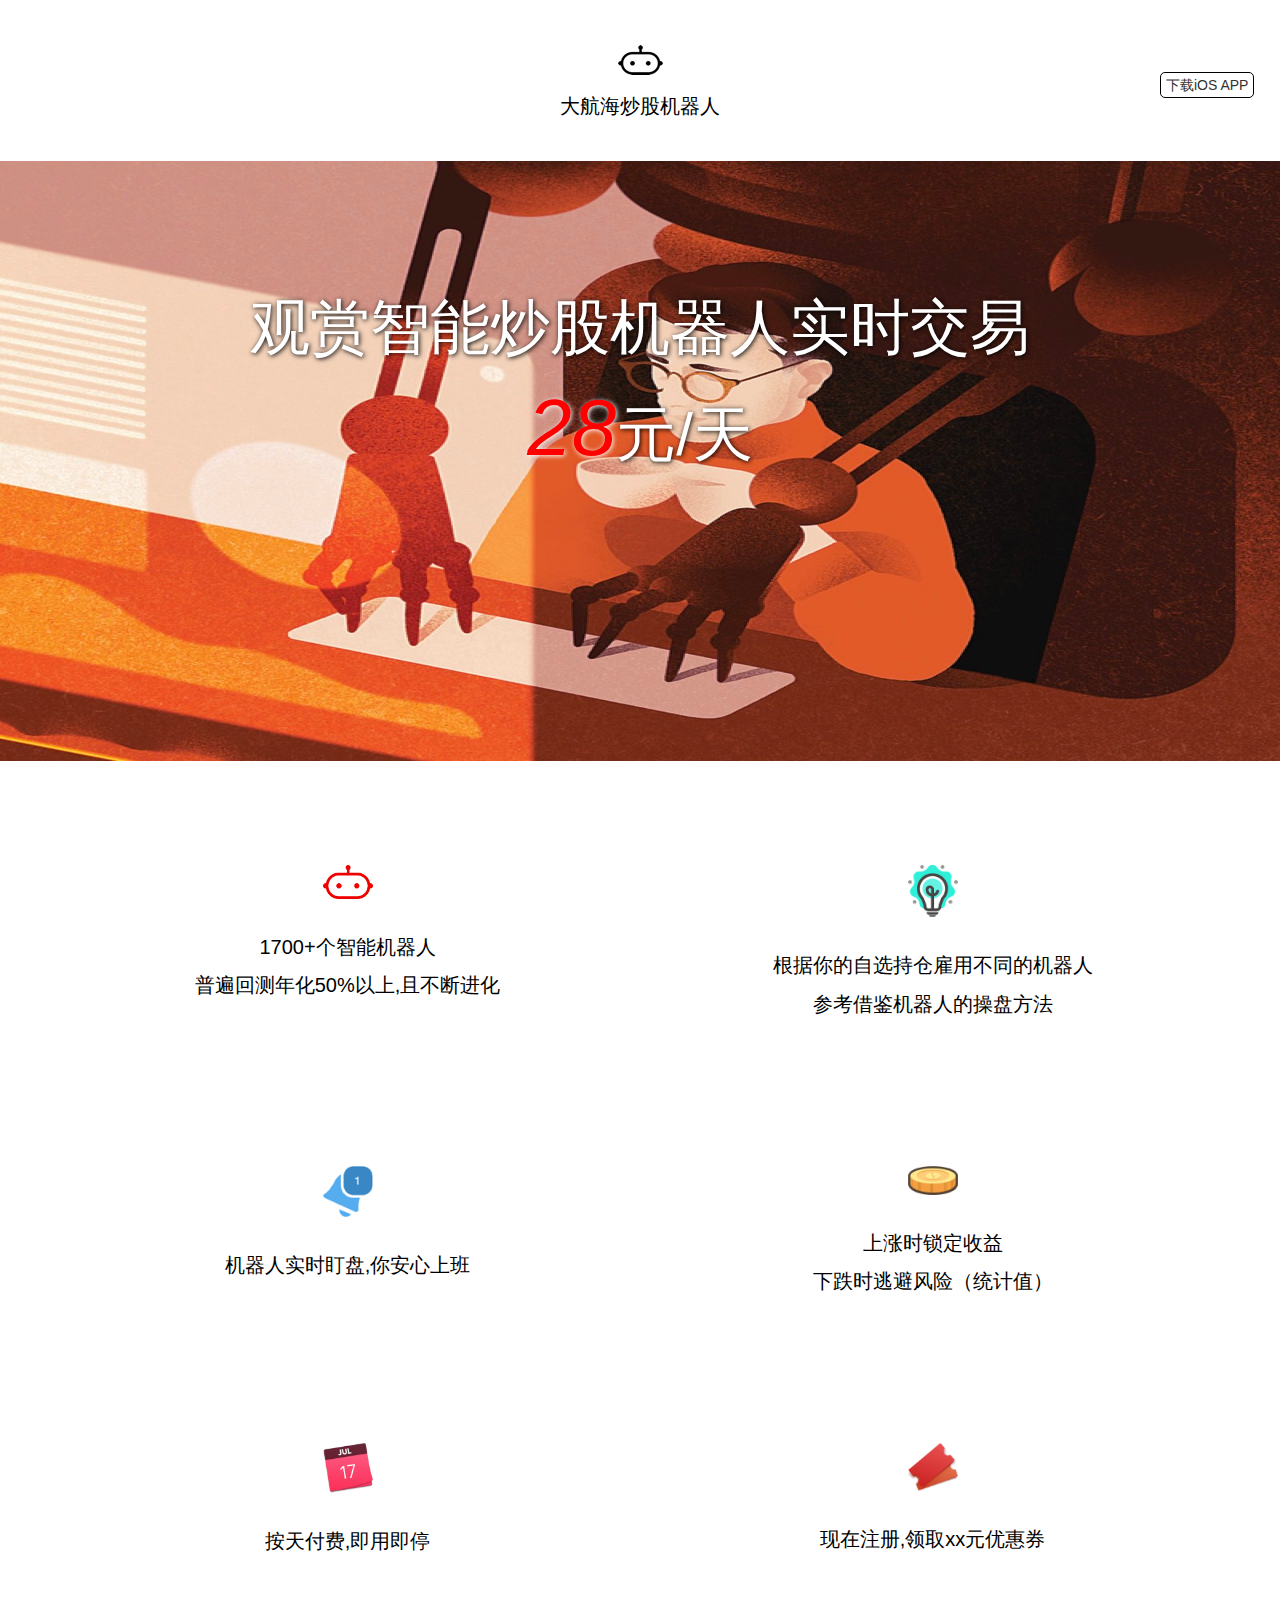
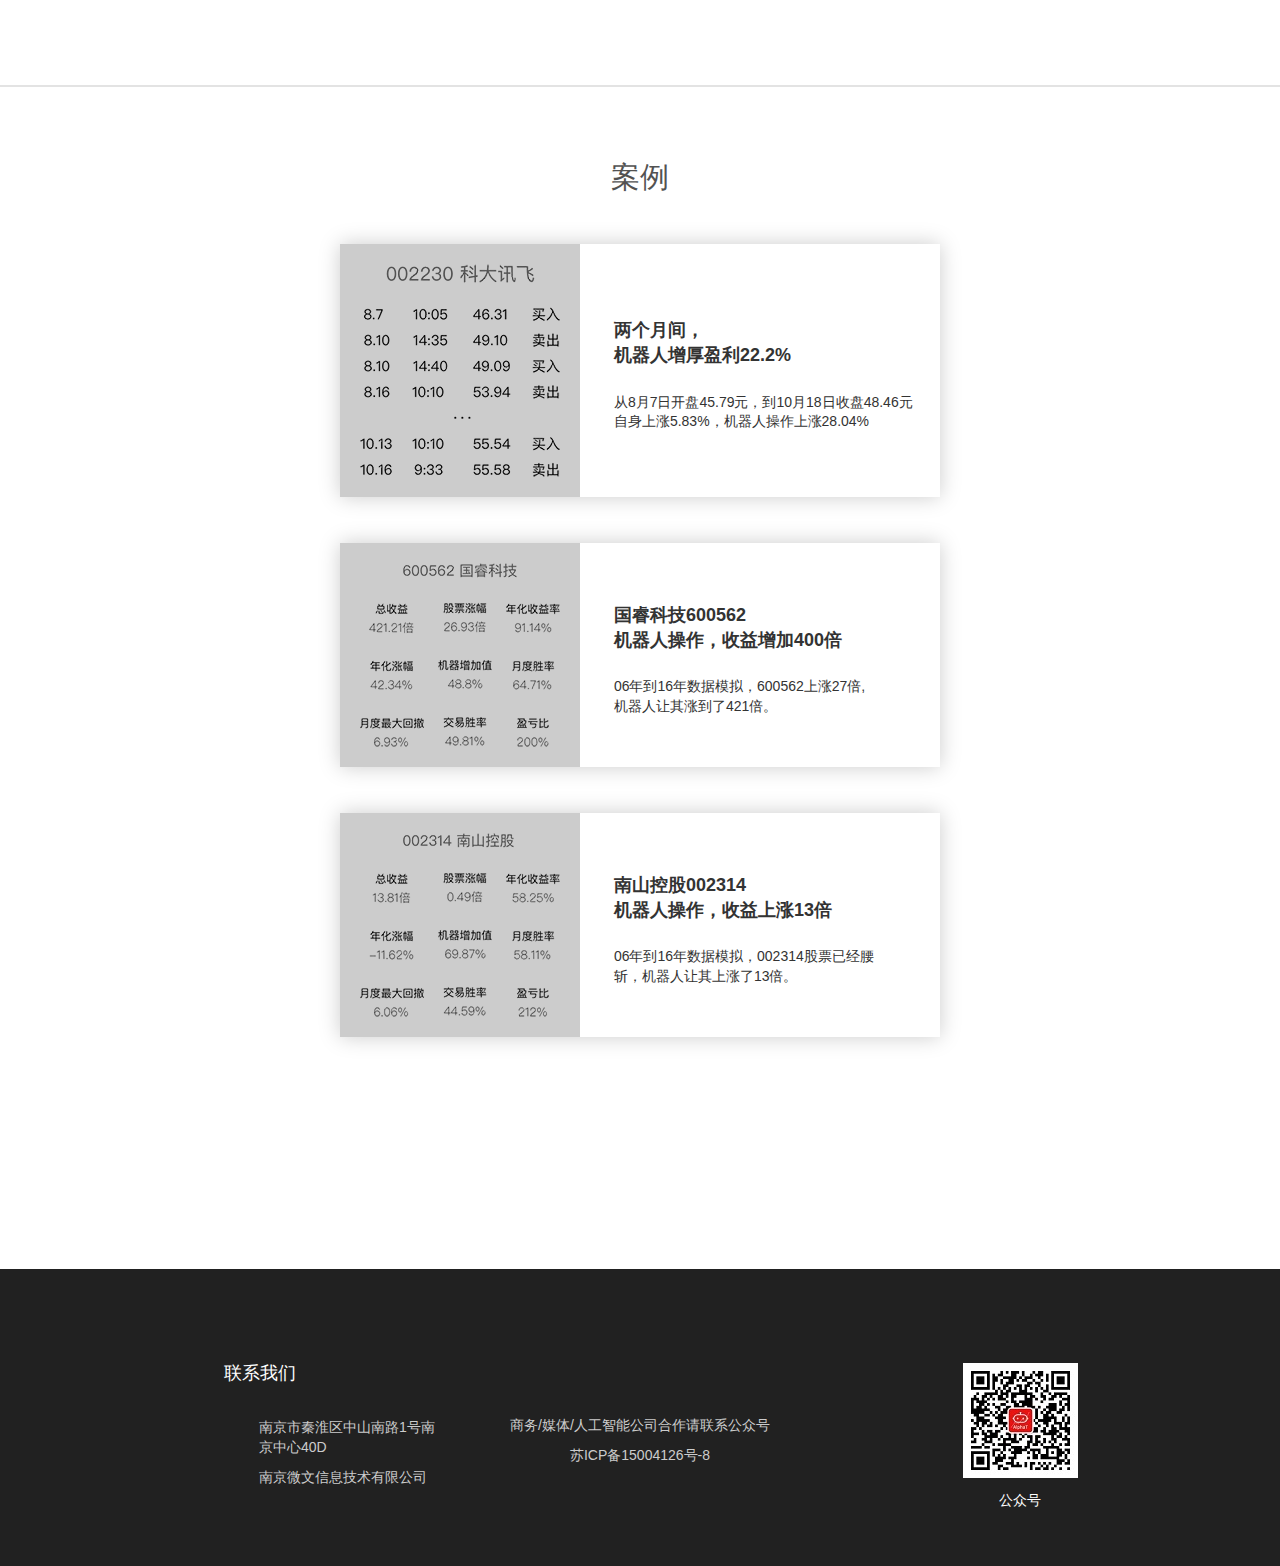
<file: index.html>
<!DOCTYPE html>
<html>
<head lang="en">
    <meta charset="UTF-8">
    <meta name="viewport" content="width=device-width, initial-scale=1"/>
    <meta http-equiv="X-UA-Compitable" content="IE=edge">
    <meta name="description" content="">
    <meta name="author" content="">
    <link rel="stylesheet" href="bootstrap.min.css"/>
    <link rel="stylesheet" href="index.css"/>
    <title>大航海炒股机器人</title>
</head>
<style></style>
<body>
<div class="public-header">
    <button type="submit" value="Submit" class="public-header-btn" onclick="window.open('https://itunes.apple.com/cn/app/%E5%A4%A7%E8%88%AA%E6%B5%B7%E7%82%92%E8%82%A1%E6%9C%BA%E5%99%A8%E4%BA%BA/id1333095136?mt=8&from=singlemessage')">下载iOS APP</button>
    <image src="01.png" class="public-img"></image>
    <h2 class="public-title">大航海炒股机器人</h2>

</div>
<div class="index-banner">
    <image src="banner.jpg" class="index-banner-bg"></image>
    <div class="index-banner-text">
        <p class="text-p">观赏智能炒股机器人实时交易</p>
        <p class="text-p"><i>28</i>元/天</p>
    </div>
</div>
<div class="index-list container-fluid">
    <div class="container">
        <div class="row">
            <div class="col-sm-12 col-md-6">
                <div class="thumbnail ct">
                    <img class="index-list-img" src="icon1.png" alt="...">
                    <div class="caption">
                        <p class="p1">1700+个智能机器人</p>
                        <p>普遍回测年化50%以上,且不断进化</p>
                    </div>
                </div>
            </div>
            <div class="col-sm-12 col-md-6">
                <div class="thumbnail ct">
                    <img class="index-list-img" src="icon2.png" alt="...">
                    <div class="caption">
                        <p class="p1">根据你的自选持仓雇用不同的机器人</p>
                        <p>参考借鉴机器人的操盘方法</p>
                    </div>
                </div>
            </div>
        </div>
        <div class="row">
            <div class="col-sm-12 col-md-6">
                <div class="thumbnail ct">
                    <img class="index-list-img" src="icon3.png" alt="...">
                    <div class="caption">
                        <p class="p1">机器人实时盯盘,你安心上班</p>
                    </div>
                </div>
            </div>
            <div class="col-sm-12 col-md-6">
                <div class="thumbnail ct">
                    <img class="index-list-img" src="icon4.png" alt="...">
                    <div class="caption">
                        <p class="p1">上涨时锁定收益</p>
                        <p>下跌时逃避风险（统计值）</p>
                    </div>
                </div>
            </div>
        </div>
        <div class="row">
            <div class="col-sm-12 col-md-6">
                <div class="thumbnail ct">
                    <img class="index-list-img" src="icon5.png" alt="...">
                    <div class="caption">
                        <p class="p1">按天付费,即用即停</p>
                    </div>
                </div>
            </div>
            <div class="col-sm-12 col-md-6">
                <div class="thumbnail ct dd">
                    <img class="index-list-img" src="icon6.png" alt="...">
                    <div class="caption">
                        <p class="p1">现在注册,领取xx元优惠券</p>
                    </div>
                </div>
            </div>
        </div>
    </div>
</div>
<span></span>
<div class="index-example">
    <h2 class="index-example-h2">案例</h2>
    <div class="index-example-d1">
                 <a class="index-example-a" href="#">
                    <img class="index-example-img" src="05.png" alt="...">
                 </a>
            <div class="index-example-d2">
                <h3 class="index-example-h3">两个月间，</br>机器人增厚盈利22.2%</h3>
                <p class="p2">从8月7日开盘45.79元，到10月18日收盘48.46元<br>自身上涨5.83%，机器人操作上涨28.04%</p>
            </div>
    </div>
    <div class="index-example-d1 kx">
        <a class="index-example-a" href="#">
            <img class="index-example-img" src="07.png" alt="...">
        </a>
        <div class="index-example-d2">
            <h3 class="index-example-h3">国睿科技600562</br>机器人操作，收益增加400倍</h3>
            <p class="p2">06年到16年数据模拟，600562上涨27倍,</br>机器人让其涨到了421倍。</p>
        </div>
    </div>
    <div class="index-example-d1 kx">
        <a class="index-example-a" href="#">
            <img class="index-example-img" src="08.png" alt="...">
        </a>
        <div class="index-example-d2">
            <h3 class="index-example-h3">南山控股002314</br>机器人操作，收益上涨13倍</h3>
            <p class="p2">06年到16年数据模拟，002314股票已经腰</br>斩，机器人让其上涨了13倍。</p>
        </div>
    </div>
</div>
<div class="public-footer">
    <div class="container">
        <div class="row">
            <div class="col-sm-12 col-md-12 public-footer-bot">
                <address class="col-md-4">
                    <h2 class="public-footer-h2">联系我们</h2>
                    <p class="public-footer-p1">南京市秦淮区中山南路1号南京中心40D</p>
                    <p class="public-footer-p2">南京微文信息技术有限公司</p>
                </address>

                <address class="col-md-4 add tp">
                    <p>商务/媒体/人工智能公司合作请联系公众号</p>
                    <p>苏ICP备15004126号-8</p>
                </address>
                <address class="col-md-4 add">
                    <image class="public-footer-img" src="06.jpg"></image>
                    <p class="public-footer-p3">公众号</p>
                </address>
            </div>
        </div>
    </div>
</div>

<!--[if lte IE 9]>
<script src="ie8-responsive-file-warning.js"></script>
<script src="ie-emulation-modes-warning.js"></script>
<![endif]-->
<script src="jquery-3.2.1.min.js"></script>
<script src="bootstrap.min.js"></script>
<!-- IE10 viewport hack for Surface/desktop Windows 8 bug -->
<script src="ie10-viewport-bug-workaround.js"></script>
</body>
</html>
</file>
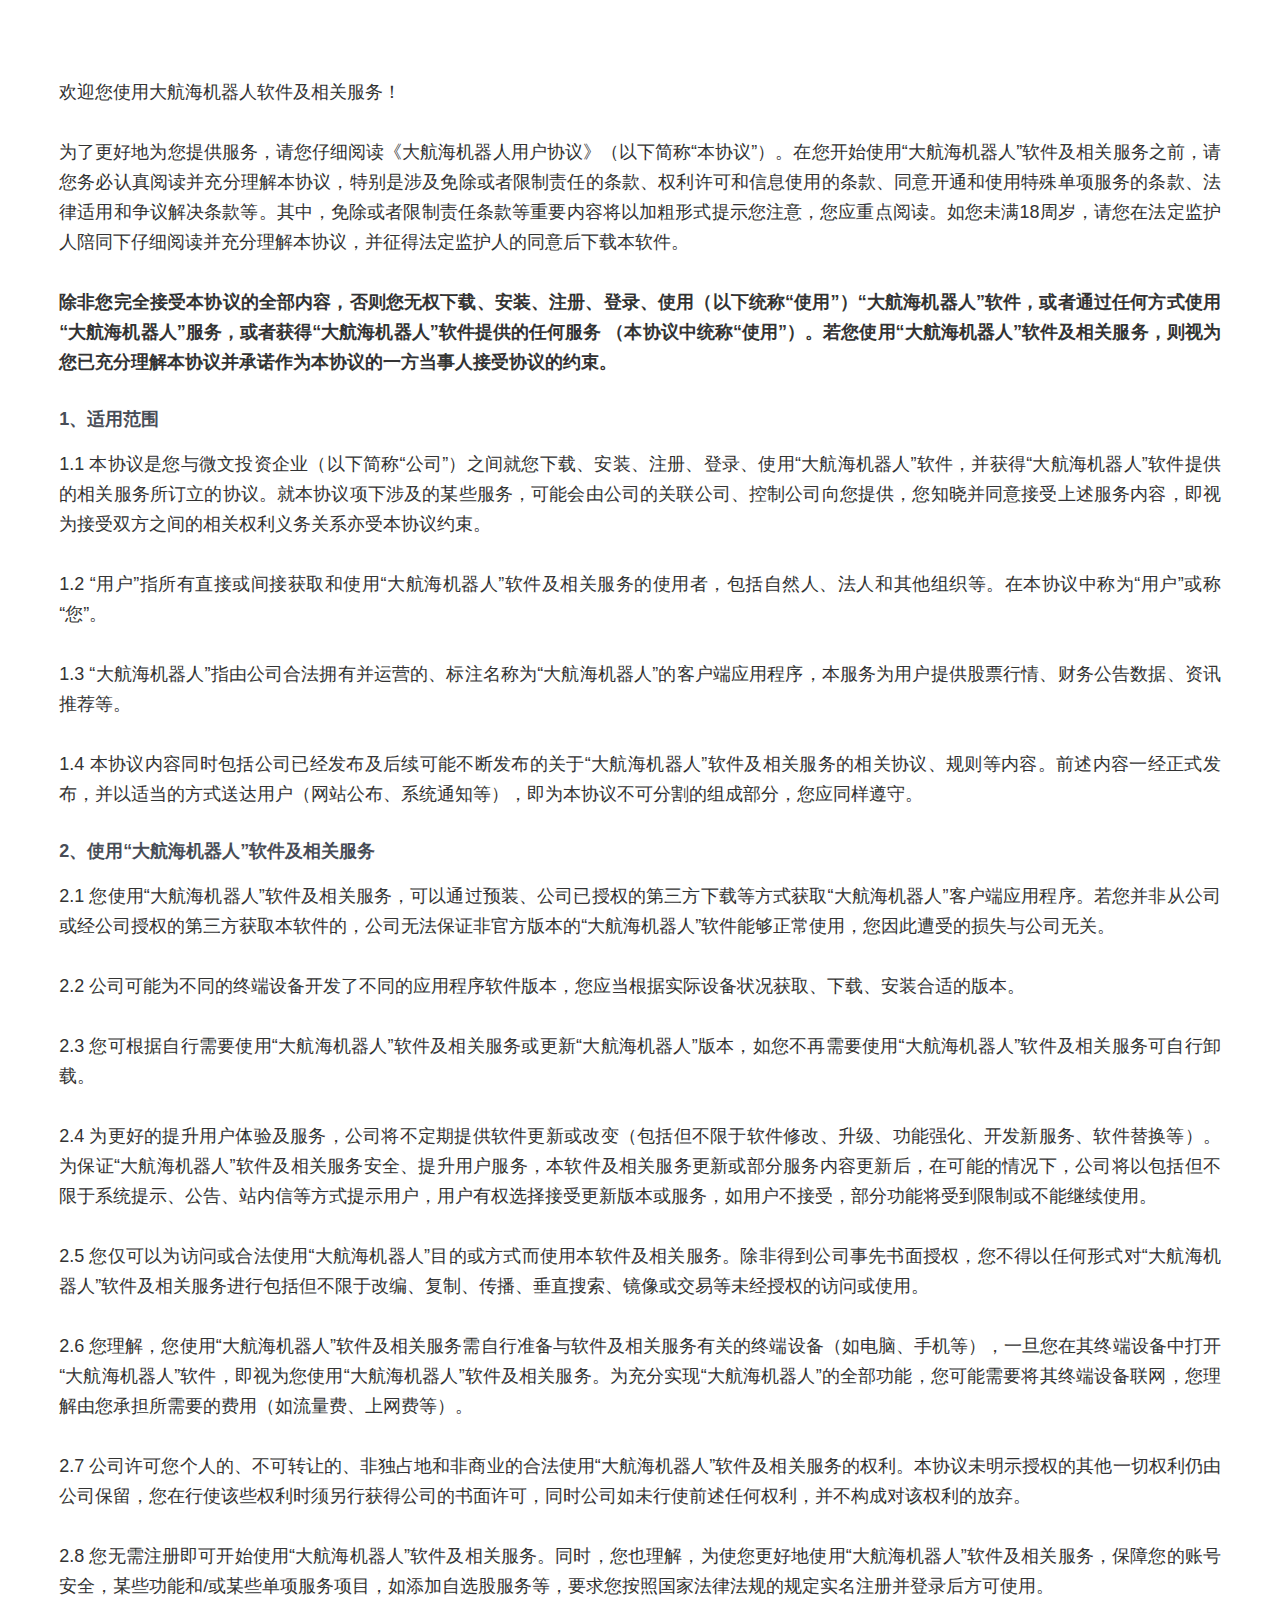
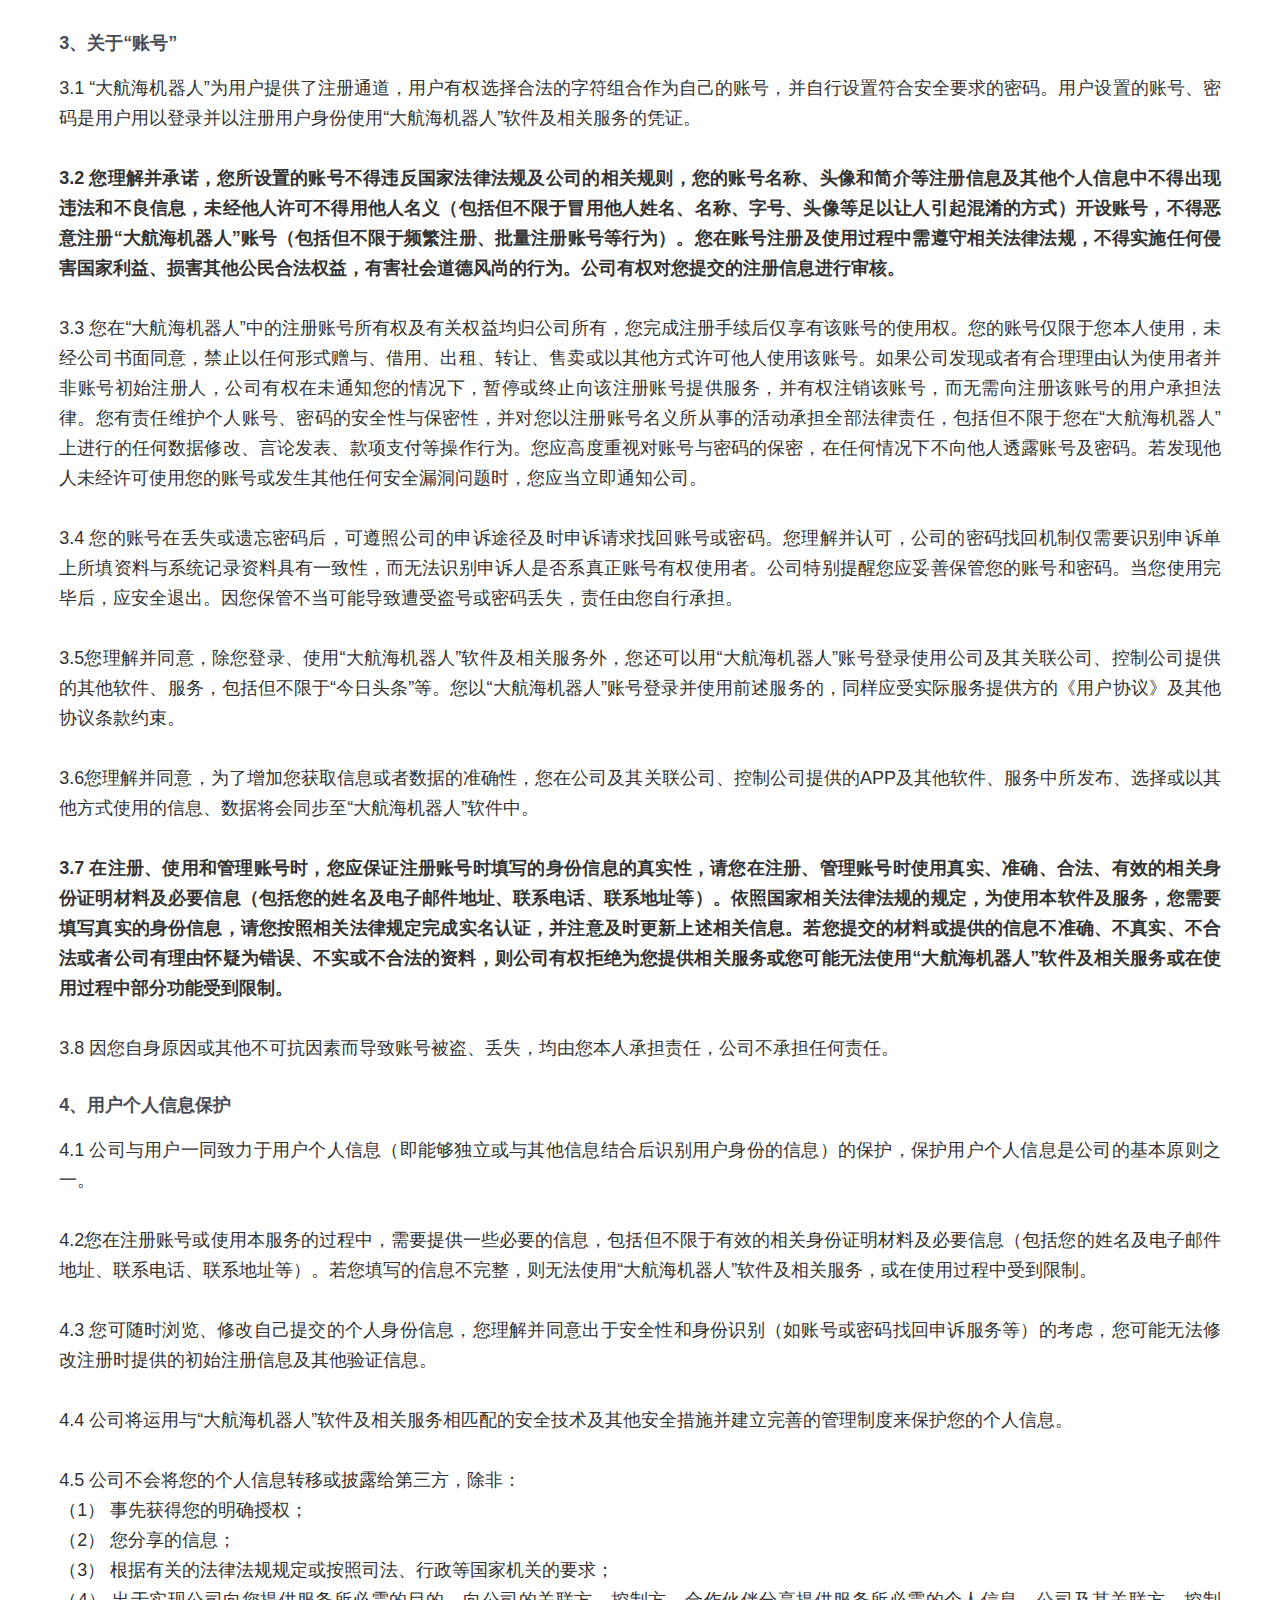
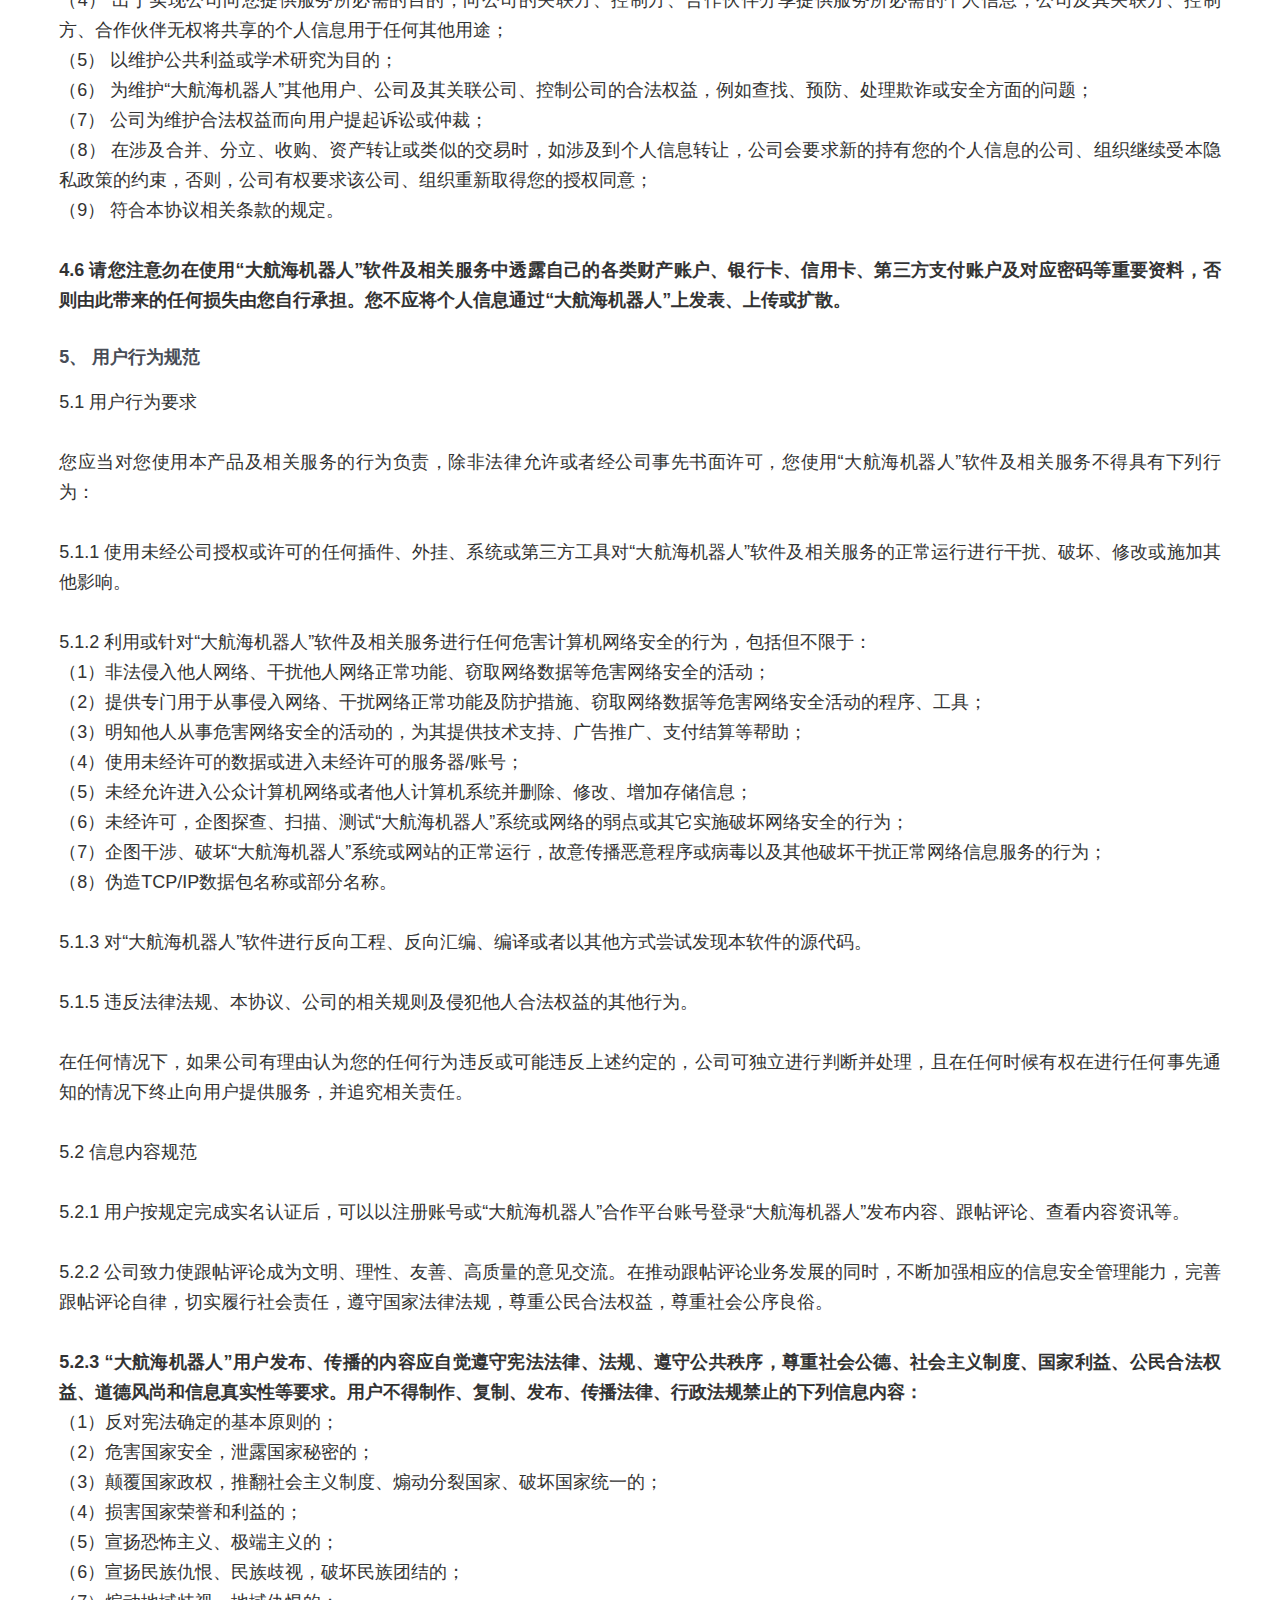
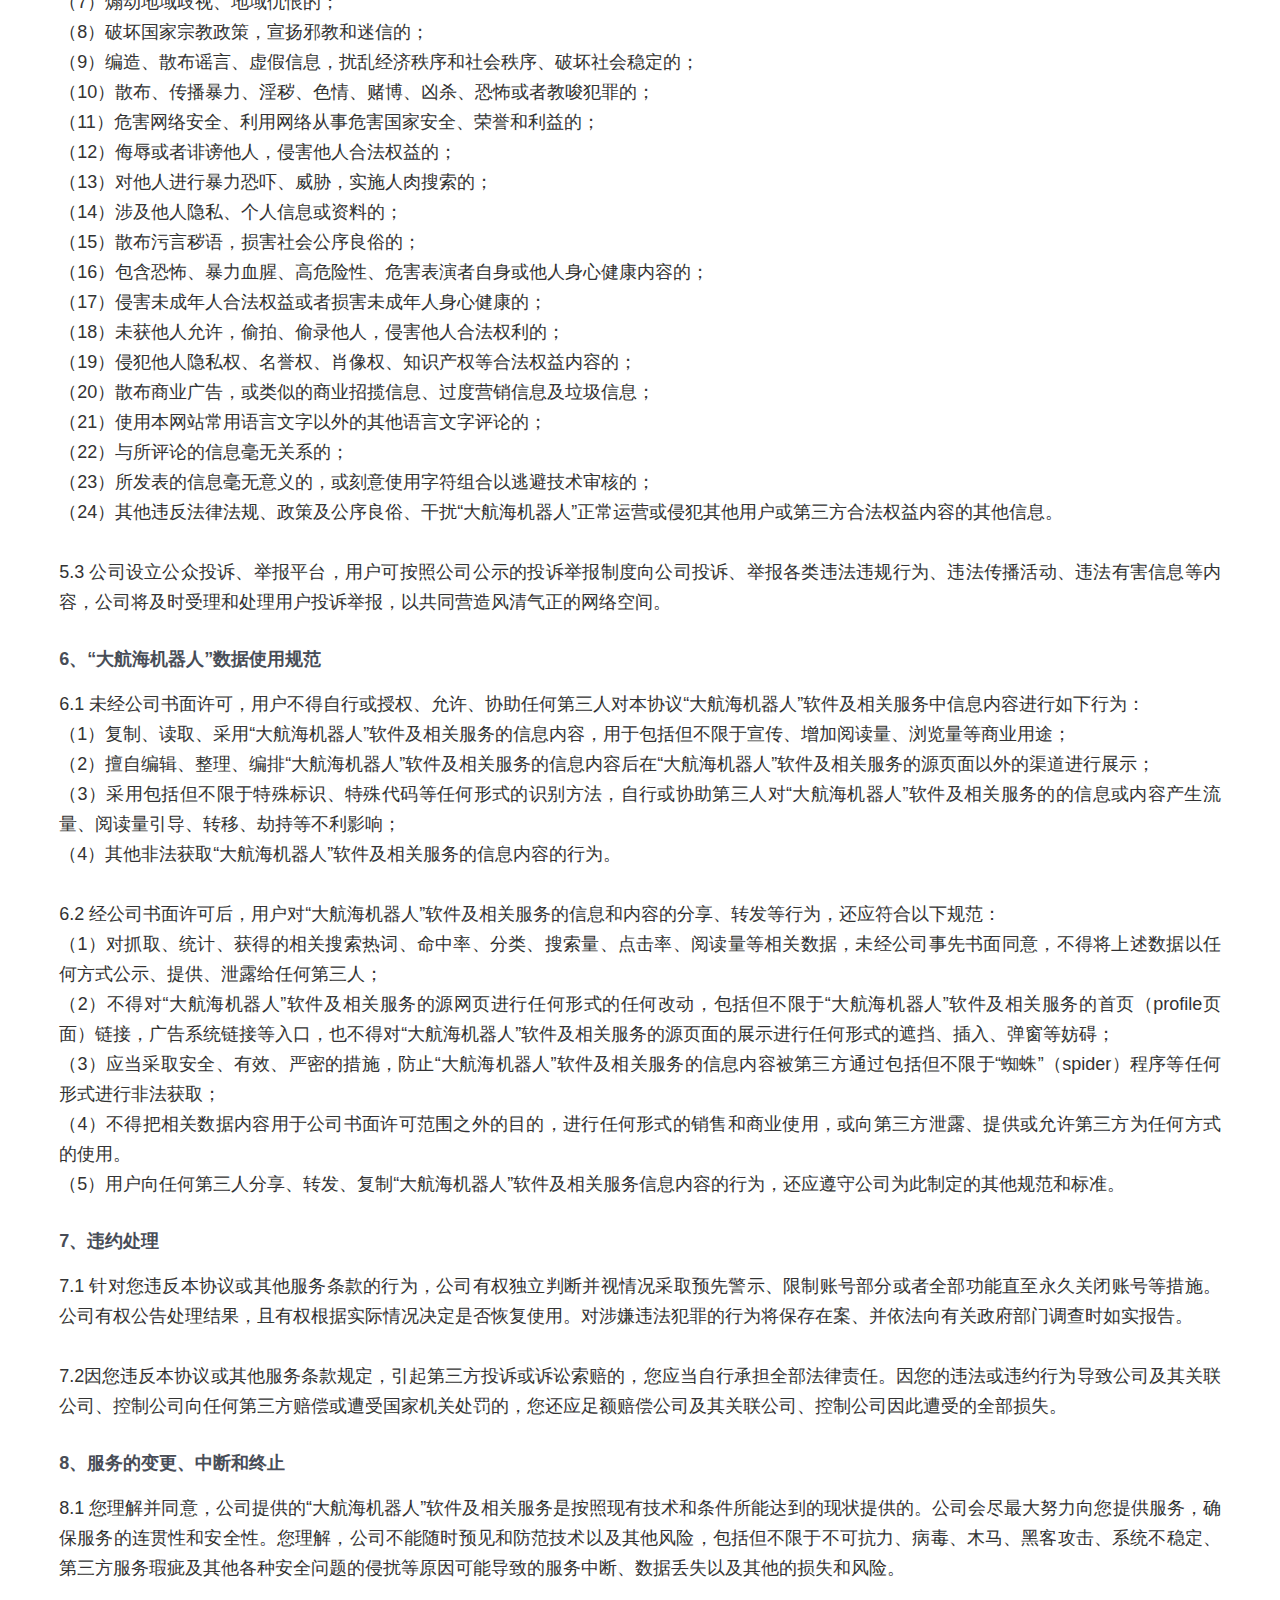
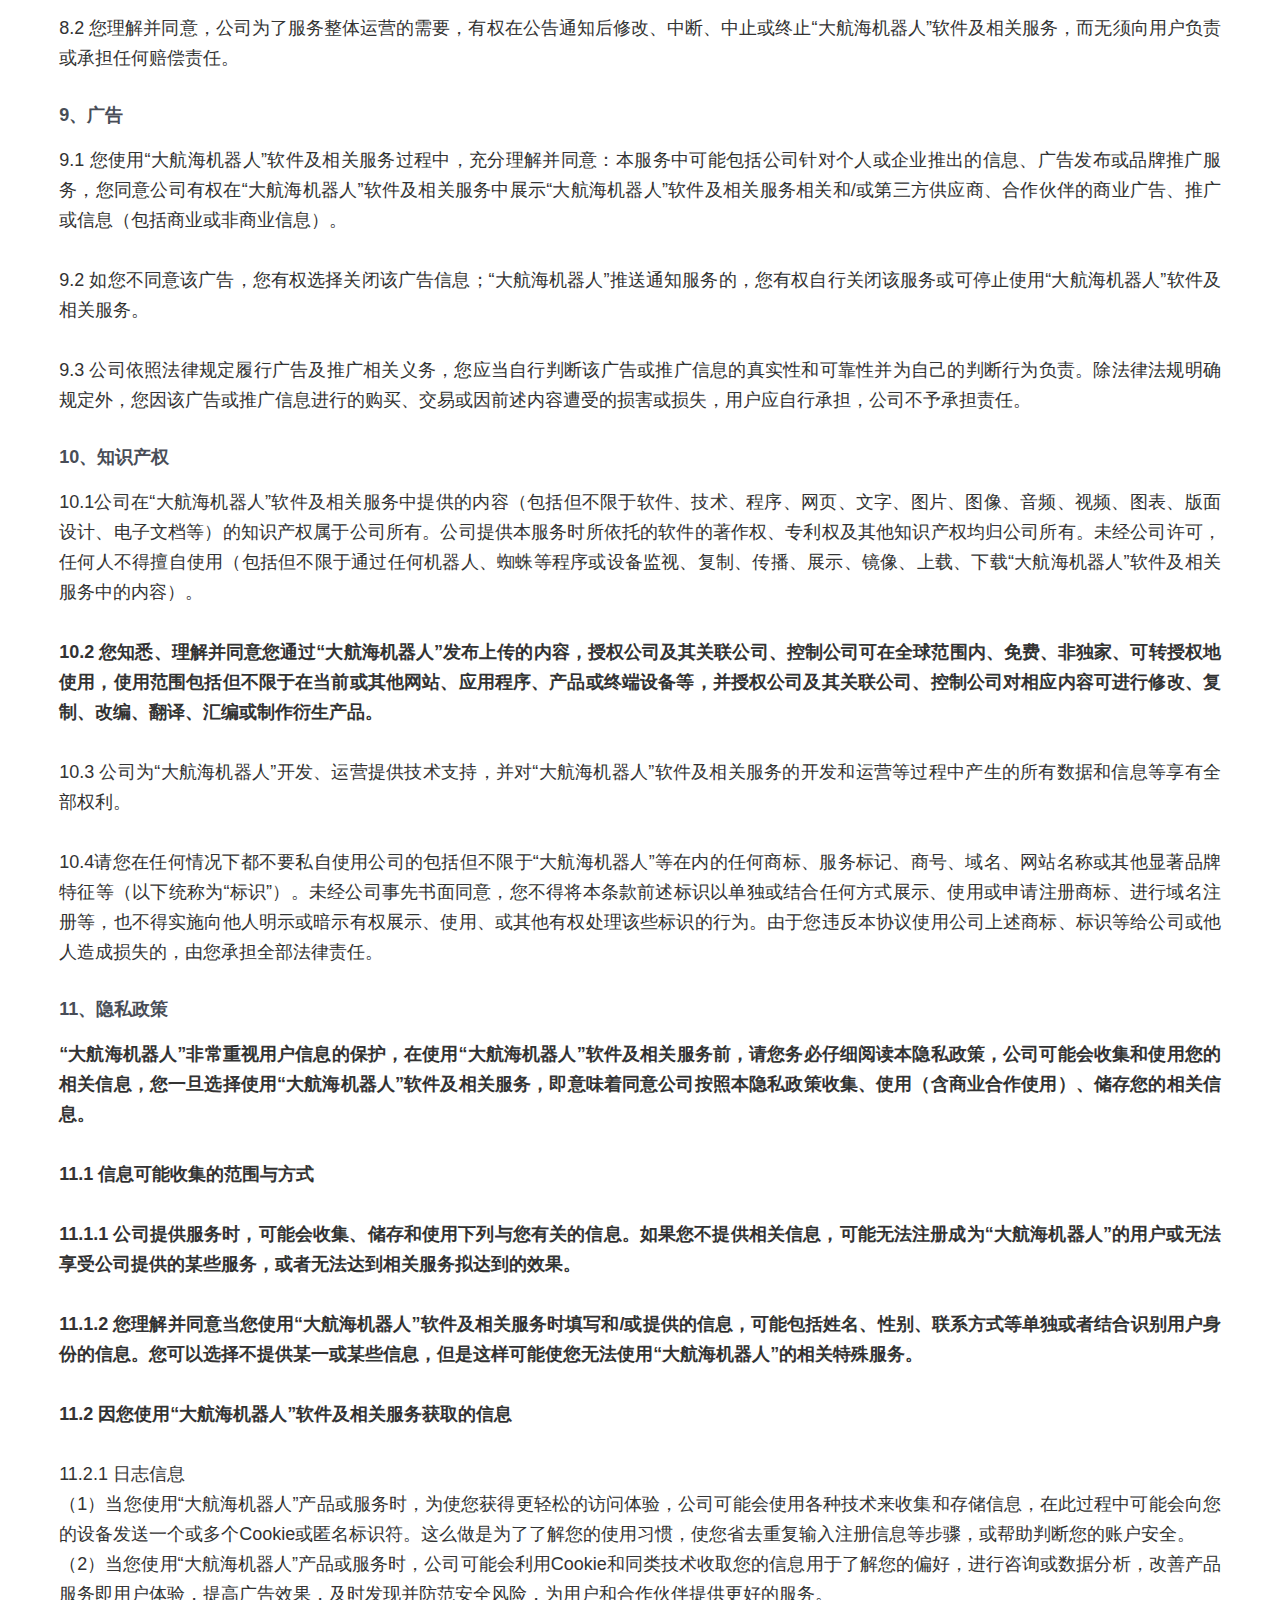
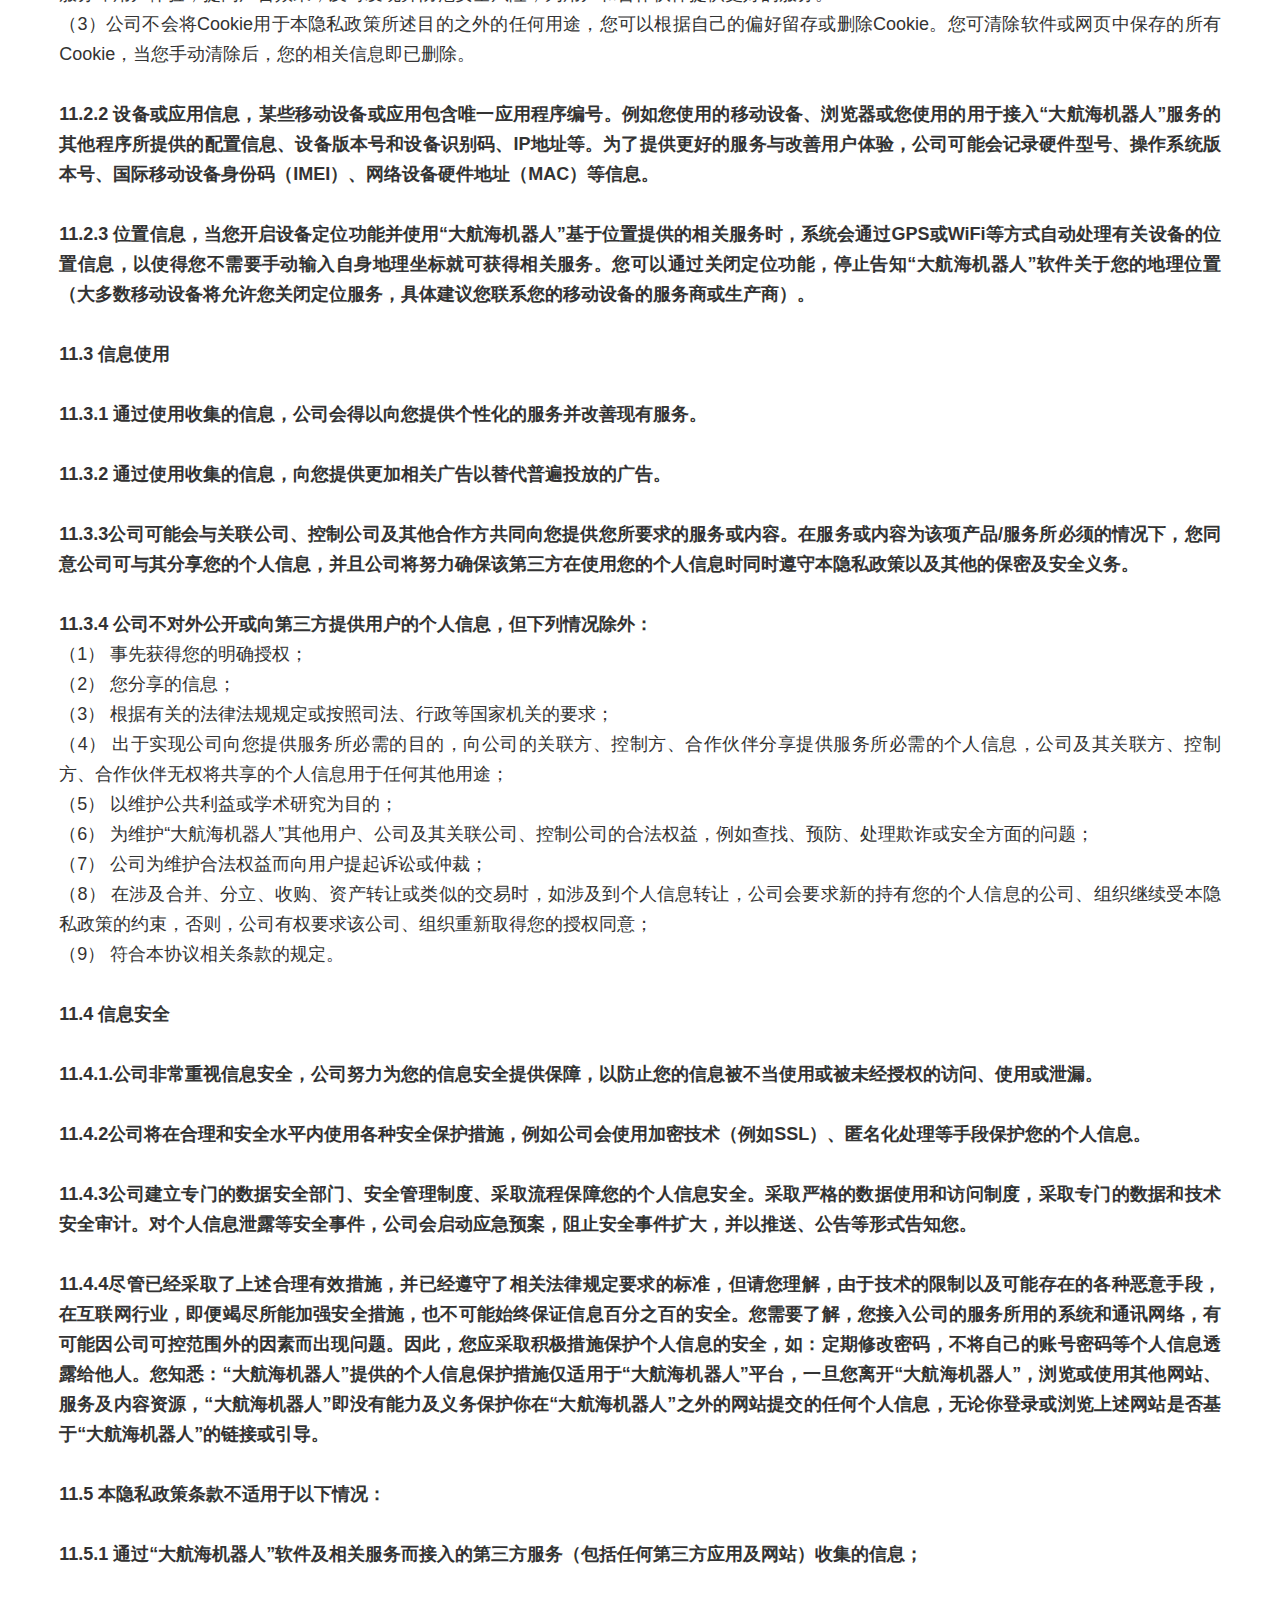
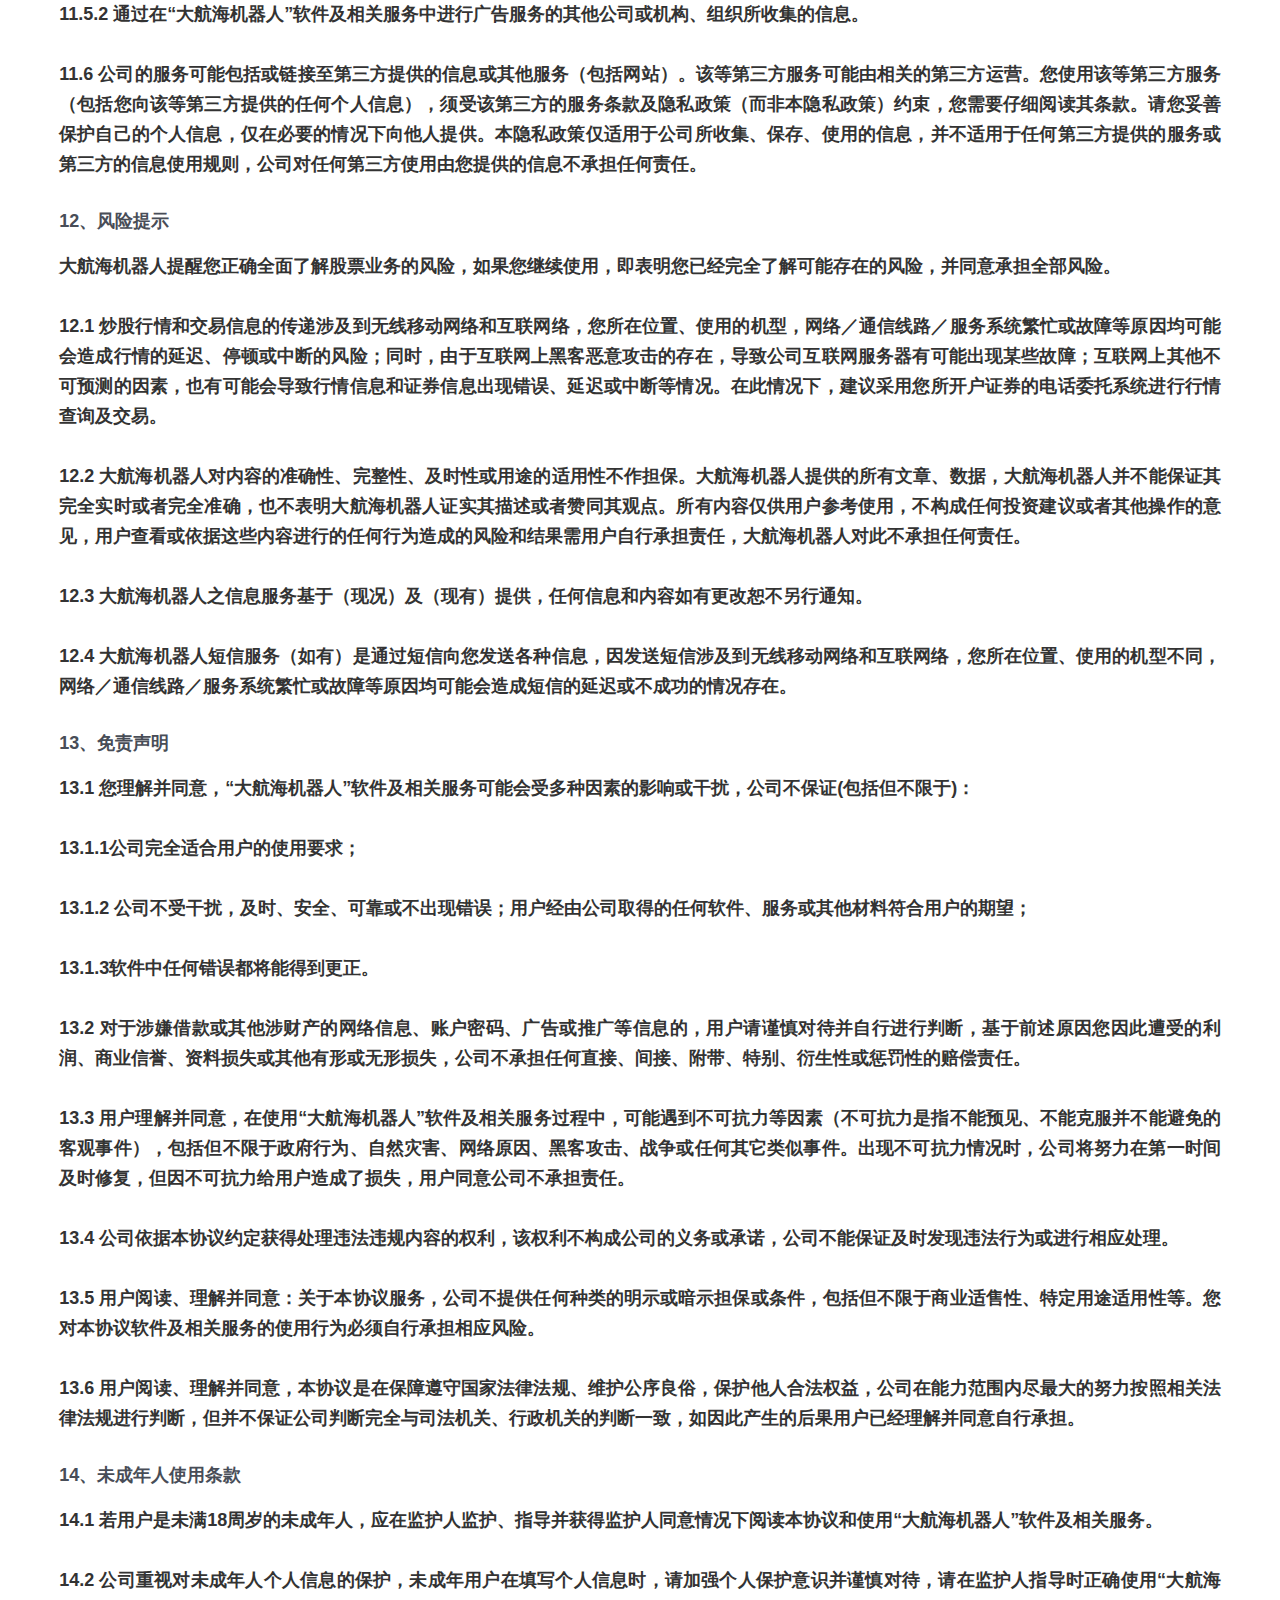
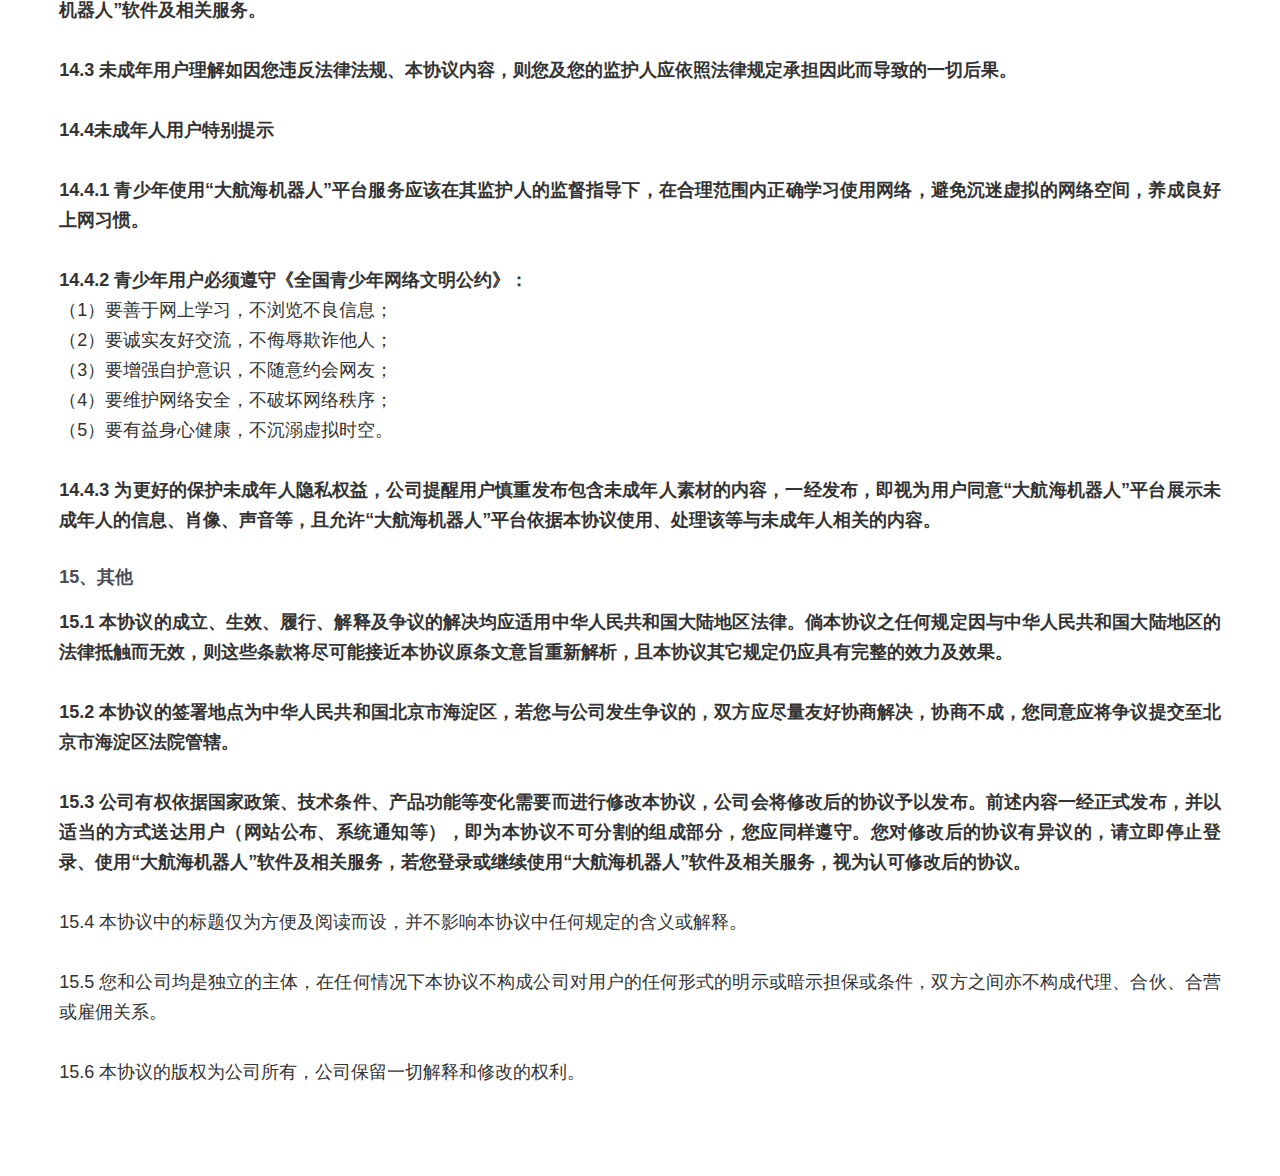
<file: term.html>
<!DOCTYPE html>
<html>
<head lang="en">
    <meta charset="UTF-8">
    <meta name="viewport" content="width=device-width, initial-scale=1"/>
    <meta http-equiv="X-UA-Compitable" content="IE=edge">
    <meta name="description" content="">
    <meta name="author" content="">
    <link rel="stylesheet" href="term.css"/>
    <title>大航海炒股机器人</title>
</head>
<style></style>
<body>
<p>欢迎您使用大航海机器人软件及相关服务！</p>

<p>为了更好地为您提供服务，请您仔细阅读《大航海机器人用户协议》（以下简称“本协议”）。在您开始使用“大航海机器人”软件及相关服务之前，请您务必认真阅读并充分理解本协议，特别是涉及免除或者限制责任的条款、权利许可和信息使用的条款、同意开通和使用特殊单项服务的条款、法律适用和争议解决条款等。其中，免除或者限制责任条款等重要内容将以加粗形式提示您注意，您应重点阅读。如您未满18周岁，请您在法定监护人陪同下仔细阅读并充分理解本协议，并征得法定监护人的同意后下载本软件。</p>

<p><b>除非您完全接受本协议的全部内容，否则您无权下载、安装、注册、登录、使用（以下统称“使用”）“大航海机器人”软件，或者通过任何方式使用“大航海机器人”服务，或者获得“大航海机器人”软件提供的任何服务 （本协议中统称“使用”）。若您使用“大航海机器人”软件及相关服务，则视为您已充分理解本协议并承诺作为本协议的一方当事人接受协议的约束。</b></p>

<h1>1、适用范围</h1>

<p>1.1 本协议是您与微文投资企业（以下简称“公司”）之间就您下载、安装、注册、登录、使用“大航海机器人”软件，并获得“大航海机器人”软件提供的相关服务所订立的协议。就本协议项下涉及的某些服务，可能会由公司的关联公司、控制公司向您提供，您知晓并同意接受上述服务内容，即视为接受双方之间的相关权利义务关系亦受本协议约束。</p>

<p>1.2 “用户”指所有直接或间接获取和使用“大航海机器人”软件及相关服务的使用者，包括自然人、法人和其他组织等。在本协议中称为“用户”或称“您”。</p>

<p>1.3 “大航海机器人”指由公司合法拥有并运营的、标注名称为“大航海机器人”的客户端应用程序，本服务为用户提供股票行情、财务公告数据、资讯推荐等。</p>

<p>1.4 本协议内容同时包括公司已经发布及后续可能不断发布的关于“大航海机器人”软件及相关服务的相关协议、规则等内容。前述内容一经正式发布，并以适当的方式送达用户（网站公布、系统通知等），即为本协议不可分割的组成部分，您应同样遵守。</p>

<h1>2、使用“大航海机器人”软件及相关服务</h1>

<p>2.1 您使用“大航海机器人”软件及相关服务，可以通过预装、公司已授权的第三方下载等方式获取“大航海机器人”客户端应用程序。若您并非从公司或经公司授权的第三方获取本软件的，公司无法保证非官方版本的“大航海机器人”软件能够正常使用，您因此遭受的损失与公司无关。</p>

<p>2.2 公司可能为不同的终端设备开发了不同的应用程序软件版本，您应当根据实际设备状况获取、下载、安装合适的版本。</p>

<p>2.3 您可根据自行需要使用“大航海机器人”软件及相关服务或更新“大航海机器人”版本，如您不再需要使用“大航海机器人”软件及相关服务可自行卸载。</p>

<p>2.4 为更好的提升用户体验及服务，公司将不定期提供软件更新或改变（包括但不限于软件修改、升级、功能强化、开发新服务、软件替换等）。为保证“大航海机器人”软件及相关服务安全、提升用户服务，本软件及相关服务更新或部分服务内容更新后，在可能的情况下，公司将以包括但不限于系统提示、公告、站内信等方式提示用户，用户有权选择接受更新版本或服务，如用户不接受，部分功能将受到限制或不能继续使用。</p>

<p>2.5 您仅可以为访问或合法使用“大航海机器人”目的或方式而使用本软件及相关服务。除非得到公司事先书面授权，您不得以任何形式对“大航海机器人”软件及相关服务进行包括但不限于改编、复制、传播、垂直搜索、镜像或交易等未经授权的访问或使用。</p>

<p>2.6 您理解，您使用“大航海机器人”软件及相关服务需自行准备与软件及相关服务有关的终端设备（如电脑、手机等），一旦您在其终端设备中打开“大航海机器人”软件，即视为您使用“大航海机器人”软件及相关服务。为充分实现“大航海机器人”的全部功能，您可能需要将其终端设备联网，您理解由您承担所需要的费用（如流量费、上网费等）。</p>

<p>2.7 公司许可您个人的、不可转让的、非独占地和非商业的合法使用“大航海机器人”软件及相关服务的权利。本协议未明示授权的其他一切权利仍由公司保留，您在行使该些权利时须另行获得公司的书面许可，同时公司如未行使前述任何权利，并不构成对该权利的放弃。</p>

<p>2.8 您无需注册即可开始使用“大航海机器人”软件及相关服务。同时，您也理解，为使您更好地使用“大航海机器人”软件及相关服务，保障您的账号安全，某些功能和/或某些单项服务项目，如添加自选股服务等，要求您按照国家法律法规的规定实名注册并登录后方可使用。</p>

<h1>3、关于“账号”</h1>

<p>3.1 “大航海机器人”为用户提供了注册通道，用户有权选择合法的字符组合作为自己的账号，并自行设置符合安全要求的密码。用户设置的账号、密码是用户用以登录并以注册用户身份使用“大航海机器人”软件及相关服务的凭证。</p>

<p><b>3.2 您理解并承诺，您所设置的账号不得违反国家法律法规及公司的相关规则，您的账号名称、头像和简介等注册信息及其他个人信息中不得出现违法和不良信息，未经他人许可不得用他人名义（包括但不限于冒用他人姓名、名称、字号、头像等足以让人引起混淆的方式）开设账号，不得恶意注册“大航海机器人”账号（包括但不限于频繁注册、批量注册账号等行为）。您在账号注册及使用过程中需遵守相关法律法规，不得实施任何侵害国家利益、损害其他公民合法权益，有害社会道德风尚的行为。公司有权对您提交的注册信息进行审核。</b></p>

<p>3.3 您在“大航海机器人”中的注册账号所有权及有关权益均归公司所有，您完成注册手续后仅享有该账号的使用权。您的账号仅限于您本人使用，未经公司书面同意，禁止以任何形式赠与、借用、出租、转让、售卖或以其他方式许可他人使用该账号。如果公司发现或者有合理理由认为使用者并非账号初始注册人，公司有权在未通知您的情况下，暂停或终止向该注册账号提供服务，并有权注销该账号，而无需向注册该账号的用户承担法律。您有责任维护个人账号、密码的安全性与保密性，并对您以注册账号名义所从事的活动承担全部法律责任，包括但不限于您在“大航海机器人”上进行的任何数据修改、言论发表、款项支付等操作行为。您应高度重视对账号与密码的保密，在任何情况下不向他人透露账号及密码。若发现他人未经许可使用您的账号或发生其他任何安全漏洞问题时，您应当立即通知公司。</p>

<p>3.4 您的账号在丢失或遗忘密码后，可遵照公司的申诉途径及时申诉请求找回账号或密码。您理解并认可，公司的密码找回机制仅需要识别申诉单上所填资料与系统记录资料具有一致性，而无法识别申诉人是否系真正账号有权使用者。公司特别提醒您应妥善保管您的账号和密码。当您使用完毕后，应安全退出。因您保管不当可能导致遭受盗号或密码丢失，责任由您自行承担。</p>

<p>3.5您理解并同意，除您登录、使用“大航海机器人”软件及相关服务外，您还可以用“大航海机器人”账号登录使用公司及其关联公司、控制公司提供的其他软件、服务，包括但不限于“今日头条”等。您以“大航海机器人”账号登录并使用前述服务的，同样应受实际服务提供方的《用户协议》及其他协议条款约束。</p>

<p>3.6您理解并同意，为了增加您获取信息或者数据的准确性，您在公司及其关联公司、控制公司提供的APP及其他软件、服务中所发布、选择或以其他方式使用的信息、数据将会同步至“大航海机器人”软件中。</p>

<p><b>3.7 在注册、使用和管理账号时，您应保证注册账号时填写的身份信息的真实性，请您在注册、管理账号时使用真实、准确、合法、有效的相关身份证明材料及必要信息（包括您的姓名及电子邮件地址、联系电话、联系地址等）。依照国家相关法律法规的规定，为使用本软件及服务，您需要填写真实的身份信息，请您按照相关法律规定完成实名认证，并注意及时更新上述相关信息。若您提交的材料或提供的信息不准确、不真实、不合法或者公司有理由怀疑为错误、不实或不合法的资料，则公司有权拒绝为您提供相关服务或您可能无法使用“大航海机器人”软件及相关服务或在使用过程中部分功能受到限制。</b></p>

<p>3.8 因您自身原因或其他不可抗因素而导致账号被盗、丢失，均由您本人承担责任，公司不承担任何责任。</p>

<h1>4、用户个人信息保护</h1>

<p>4.1 公司与用户一同致力于用户个人信息（即能够独立或与其他信息结合后识别用户身份的信息）的保护，保护用户个人信息是公司的基本原则之一。</p>

<p>4.2您在注册账号或使用本服务的过程中，需要提供一些必要的信息，包括但不限于有效的相关身份证明材料及必要信息（包括您的姓名及电子邮件地址、联系电话、联系地址等）。若您填写的信息不完整，则无法使用“大航海机器人”软件及相关服务，或在使用过程中受到限制。</p>

<p>4.3 您可随时浏览、修改自己提交的个人身份信息，您理解并同意出于安全性和身份识别（如账号或密码找回申诉服务等）的考虑，您可能无法修改注册时提供的初始注册信息及其他验证信息。</p>

<p>4.4 公司将运用与“大航海机器人”软件及相关服务相匹配的安全技术及其他安全措施并建立完善的管理制度来保护您的个人信息。</p>

<p>4.5 公司不会将您的个人信息转移或披露给第三方，除非： <br>
（1） 事先获得您的明确授权； <br>
（2） 您分享的信息； <br>
（3） 根据有关的法律法规规定或按照司法、行政等国家机关的要求； <br>
（4） 出于实现公司向您提供服务所必需的目的，向公司的关联方、控制方、合作伙伴分享提供服务所必需的个人信息，公司及其关联方、控制方、合作伙伴无权将共享的个人信息用于任何其他用途； <br>
（5） 以维护公共利益或学术研究为目的； <br>
（6） 为维护“大航海机器人”其他用户、公司及其关联公司、控制公司的合法权益，例如查找、预防、处理欺诈或安全方面的问题； <br>
（7） 公司为维护合法权益而向用户提起诉讼或仲裁； <br>
（8） 在涉及合并、分立、收购、资产转让或类似的交易时，如涉及到个人信息转让，公司会要求新的持有您的个人信息的公司、组织继续受本隐私政策的约束，否则，公司有权要求该公司、组织重新取得您的授权同意； <br>
（9） 符合本协议相关条款的规定。</p>

<p><b>4.6 请您注意勿在使用“大航海机器人”软件及相关服务中透露自己的各类财产账户、银行卡、信用卡、第三方支付账户及对应密码等重要资料，否则由此带来的任何损失由您自行承担。您不应将个人信息通过“大航海机器人”上发表、上传或扩散。</b></p>

<h1>5、 用户行为规范</h1>

<p>5.1 用户行为要求</p>

<p>您应当对您使用本产品及相关服务的行为负责，除非法律允许或者经公司事先书面许可，您使用“大航海机器人”软件及相关服务不得具有下列行为：</p>

<p>5.1.1 使用未经公司授权或许可的任何插件、外挂、系统或第三方工具对“大航海机器人”软件及相关服务的正常运行进行干扰、破坏、修改或施加其他影响。</p>

<p>5.1.2 利用或针对“大航海机器人”软件及相关服务进行任何危害计算机网络安全的行为，包括但不限于： <br>
（1）非法侵入他人网络、干扰他人网络正常功能、窃取网络数据等危害网络安全的活动； <br>
（2）提供专门用于从事侵入网络、干扰网络正常功能及防护措施、窃取网络数据等危害网络安全活动的程序、工具； <br>
（3）明知他人从事危害网络安全的活动的，为其提供技术支持、广告推广、支付结算等帮助； <br>
（4）使用未经许可的数据或进入未经许可的服务器/账号； <br>
（5）未经允许进入公众计算机网络或者他人计算机系统并删除、修改、增加存储信息； <br>
（6）未经许可，企图探查、扫描、测试“大航海机器人”系统或网络的弱点或其它实施破坏网络安全的行为； <br>
（7）企图干涉、破坏“大航海机器人”系统或网站的正常运行，故意传播恶意程序或病毒以及其他破坏干扰正常网络信息服务的行为； <br>
（8）伪造TCP/IP数据包名称或部分名称。</p>

<p>5.1.3 对“大航海机器人”软件进行反向工程、反向汇编、编译或者以其他方式尝试发现本软件的源代码。</p>

<p>
5.1.5 违反法律法规、本协议、公司的相关规则及侵犯他人合法权益的其他行为。 </p>
<p>在任何情况下，如果公司有理由认为您的任何行为违反或可能违反上述约定的，公司可独立进行判断并处理，且在任何时候有权在进行任何事先通知的情况下终止向用户提供服务，并追究相关责任。</p>

<p>5.2 信息内容规范</p>

<p>5.2.1 用户按规定完成实名认证后，可以以注册账号或“大航海机器人”合作平台账号登录“大航海机器人”发布内容、跟帖评论、查看内容资讯等。</p>

<p>5.2.2 公司致力使跟帖评论成为文明、理性、友善、高质量的意见交流。在推动跟帖评论业务发展的同时，不断加强相应的信息安全管理能力，完善跟帖评论自律，切实履行社会责任，遵守国家法律法规，尊重公民合法权益，尊重社会公序良俗。</p>

<p><b>5.2.3 “大航海机器人”用户发布、传播的内容应自觉遵守宪法法律、法规、遵守公共秩序，尊重社会公德、社会主义制度、国家利益、公民合法权益、道德风尚和信息真实性等要求。用户不得制作、复制、发布、传播法律、行政法规禁止的下列信息内容： </b><br>
（1）反对宪法确定的基本原则的； <br>
（2）危害国家安全，泄露国家秘密的； <br>
（3）颠覆国家政权，推翻社会主义制度、煽动分裂国家、破坏国家统一的； <br>
（4）损害国家荣誉和利益的； <br>
（5）宣扬恐怖主义、极端主义的； <br>
（6）宣扬民族仇恨、民族歧视，破坏民族团结的； <br>
（7）煽动地域歧视、地域仇恨的； <br>
（8）破坏国家宗教政策，宣扬邪教和迷信的； <br>
（9）编造、散布谣言、虚假信息，扰乱经济秩序和社会秩序、破坏社会稳定的； <br>
（10）散布、传播暴力、淫秽、色情、赌博、凶杀、恐怖或者教唆犯罪的； <br>
（11）危害网络安全、利用网络从事危害国家安全、荣誉和利益的； <br>
（12）侮辱或者诽谤他人，侵害他人合法权益的； <br>
（13）对他人进行暴力恐吓、威胁，实施人肉搜索的； <br>
（14）涉及他人隐私、个人信息或资料的； <br>
（15）散布污言秽语，损害社会公序良俗的； <br>
（16）包含恐怖、暴力血腥、高危险性、危害表演者自身或他人身心健康内容的；   <br>
（17）侵害未成年人合法权益或者损害未成年人身心健康的；   <br>
（18）未获他人允许，偷拍、偷录他人，侵害他人合法权利的； <br>
（19）侵犯他人隐私权、名誉权、肖像权、知识产权等合法权益内容的； <br>
（20）散布商业广告，或类似的商业招揽信息、过度营销信息及垃圾信息； <br>
（21）使用本网站常用语言文字以外的其他语言文字评论的； <br>
（22）与所评论的信息毫无关系的； <br>
（23）所发表的信息毫无意义的，或刻意使用字符组合以逃避技术审核的； <br>
（24）其他违反法律法规、政策及公序良俗、干扰“大航海机器人”正常运营或侵犯其他用户或第三方合法权益内容的其他信息。</p>

<p>5.3 公司设立公众投诉、举报平台，用户可按照公司公示的投诉举报制度向公司投诉、举报各类违法违规行为、违法传播活动、违法有害信息等内容，公司将及时受理和处理用户投诉举报，以共同营造风清气正的网络空间。</p>

<h1>6、“大航海机器人”数据使用规范</h1>

<p>6.1 未经公司书面许可，用户不得自行或授权、允许、协助任何第三人对本协议“大航海机器人”软件及相关服务中信息内容进行如下行为： <br>
（1）复制、读取、采用“大航海机器人”软件及相关服务的信息内容，用于包括但不限于宣传、增加阅读量、浏览量等商业用途； <br>
（2）擅自编辑、整理、编排“大航海机器人”软件及相关服务的信息内容后在“大航海机器人”软件及相关服务的源页面以外的渠道进行展示； <br>
（3）采用包括但不限于特殊标识、特殊代码等任何形式的识别方法，自行或协助第三人对“大航海机器人”软件及相关服务的的信息或内容产生流量、阅读量引导、转移、劫持等不利影响； <br>
（4）其他非法获取“大航海机器人”软件及相关服务的信息内容的行为。<br></p>

<p>6.2 经公司书面许可后，用户对“大航海机器人”软件及相关服务的信息和内容的分享、转发等行为，还应符合以下规范： <br>
（1）对抓取、统计、获得的相关搜索热词、命中率、分类、搜索量、点击率、阅读量等相关数据，未经公司事先书面同意，不得将上述数据以任何方式公示、提供、泄露给任何第三人； <br>
（2）不得对“大航海机器人”软件及相关服务的源网页进行任何形式的任何改动，包括但不限于“大航海机器人”软件及相关服务的首页（profile页面）链接，广告系统链接等入口，也不得对“大航海机器人”软件及相关服务的源页面的展示进行任何形式的遮挡、插入、弹窗等妨碍； <br>
（3）应当采取安全、有效、严密的措施，防止“大航海机器人”软件及相关服务的信息内容被第三方通过包括但不限于“蜘蛛”（spider）程序等任何形式进行非法获取； <br>
（4）不得把相关数据内容用于公司书面许可范围之外的目的，进行任何形式的销售和商业使用，或向第三方泄露、提供或允许第三方为任何方式的使用。 <br>
（5）用户向任何第三人分享、转发、复制“大航海机器人”软件及相关服务信息内容的行为，还应遵守公司为此制定的其他规范和标准。<p>

<h1>7、违约处理</h1>

<p>7.1 针对您违反本协议或其他服务条款的行为，公司有权独立判断并视情况采取预先警示、限制账号部分或者全部功能直至永久关闭账号等措施。公司有权公告处理结果，且有权根据实际情况决定是否恢复使用。对涉嫌违法犯罪的行为将保存在案、并依法向有关政府部门调查时如实报告。</p>

<p>7.2因您违反本协议或其他服务条款规定，引起第三方投诉或诉讼索赔的，您应当自行承担全部法律责任。因您的违法或违约行为导致公司及其关联公司、控制公司向任何第三方赔偿或遭受国家机关处罚的，您还应足额赔偿公司及其关联公司、控制公司因此遭受的全部损失。</p>

<h1>8、服务的变更、中断和终止</h1>

<p>8.1 您理解并同意，公司提供的“大航海机器人”软件及相关服务是按照现有技术和条件所能达到的现状提供的。公司会尽最大努力向您提供服务，确保服务的连贯性和安全性。您理解，公司不能随时预见和防范技术以及其他风险，包括但不限于不可抗力、病毒、木马、黑客攻击、系统不稳定、第三方服务瑕疵及其他各种安全问题的侵扰等原因可能导致的服务中断、数据丢失以及其他的损失和风险。</p>

<p>8.2 您理解并同意，公司为了服务整体运营的需要，有权在公告通知后修改、中断、中止或终止“大航海机器人”软件及相关服务，而无须向用户负责或承担任何赔偿责任。</p>

<h1>9、广告</h1>

<p>9.1 您使用“大航海机器人”软件及相关服务过程中，充分理解并同意：本服务中可能包括公司针对个人或企业推出的信息、广告发布或品牌推广服务，您同意公司有权在“大航海机器人”软件及相关服务中展示“大航海机器人”软件及相关服务相关和/或第三方供应商、合作伙伴的商业广告、推广或信息（包括商业或非商业信息）。</p>

<p>9.2 如您不同意该广告，您有权选择关闭该广告信息；“大航海机器人”推送通知服务的，您有权自行关闭该服务或可停止使用“大航海机器人”软件及相关服务。</p>

<p>9.3 公司依照法律规定履行广告及推广相关义务，您应当自行判断该广告或推广信息的真实性和可靠性并为自己的判断行为负责。除法律法规明确规定外，您因该广告或推广信息进行的购买、交易或因前述内容遭受的损害或损失，用户应自行承担，公司不予承担责任。</p>

<h1>10、知识产权</h1>

<p>10.1公司在“大航海机器人”软件及相关服务中提供的内容（包括但不限于软件、技术、程序、网页、文字、图片、图像、音频、视频、图表、版面设计、电子文档等）的知识产权属于公司所有。公司提供本服务时所依托的软件的著作权、专利权及其他知识产权均归公司所有。未经公司许可，任何人不得擅自使用（包括但不限于通过任何机器人、蜘蛛等程序或设备监视、复制、传播、展示、镜像、上载、下载“大航海机器人”软件及相关服务中的内容）。</p>

<p><b>10.2 您知悉、理解并同意您通过“大航海机器人”发布上传的内容，授权公司及其关联公司、控制公司可在全球范围内、免费、非独家、可转授权地使用，使用范围包括但不限于在当前或其他网站、应用程序、产品或终端设备等，并授权公司及其关联公司、控制公司对相应内容可进行修改、复制、改编、翻译、汇编或制作衍生产品。</b></p>

<p>10.3 公司为“大航海机器人”开发、运营提供技术支持，并对“大航海机器人”软件及相关服务的开发和运营等过程中产生的所有数据和信息等享有全部权利。</p>

<p>10.4请您在任何情况下都不要私自使用公司的包括但不限于“大航海机器人”等在内的任何商标、服务标记、商号、域名、网站名称或其他显著品牌特征等（以下统称为“标识”）。未经公司事先书面同意，您不得将本条款前述标识以单独或结合任何方式展示、使用或申请注册商标、进行域名注册等，也不得实施向他人明示或暗示有权展示、使用、或其他有权处理该些标识的行为。由于您违反本协议使用公司上述商标、标识等给公司或他人造成损失的，由您承担全部法律责任。</p>

<h1>11、隐私政策</h1>

<p><b>“大航海机器人”非常重视用户信息的保护，在使用“大航海机器人”软件及相关服务前，请您务必仔细阅读本隐私政策，公司可能会收集和使用您的相关信息，您一旦选择使用“大航海机器人”软件及相关服务，即意味着同意公司按照本隐私政策收集、使用（含商业合作使用）、储存您的相关信息。</b></p>

<p><b>11.1 信息可能收集的范围与方式</b></p>

<p><b>11.1.1 公司提供服务时，可能会收集、储存和使用下列与您有关的信息。如果您不提供相关信息，可能无法注册成为“大航海机器人”的用户或无法享受公司提供的某些服务，或者无法达到相关服务拟达到的效果。</b></p>

<p><b>11.1.2 您理解并同意当您使用“大航海机器人”软件及相关服务时填写和/或提供的信息，可能包括姓名、性别、联系方式等单独或者结合识别用户身份的信息。您可以选择不提供某一或某些信息，但是这样可能使您无法使用“大航海机器人”的相关特殊服务。</b></p>

<p><b>11.2 因您使用“大航海机器人”软件及相关服务获取的信息</b></p>

<p>11.2.1 日志信息<br>
（1）当您使用“大航海机器人”产品或服务时，为使您获得更轻松的访问体验，公司可能会使用各种技术来收集和存储信息，在此过程中可能会向您的设备发送一个或多个Cookie或匿名标识符。这么做是为了了解您的使用习惯，使您省去重复输入注册信息等步骤，或帮助判断您的账户安全。 <br>
（2）当您使用“大航海机器人”产品或服务时，公司可能会利用Cookie和同类技术收取您的信息用于了解您的偏好，进行咨询或数据分析，改善产品服务即用户体验，提高广告效果，及时发现并防范安全风险，为用户和合作伙伴提供更好的服务。 <br>
（3）公司不会将Cookie用于本隐私政策所述目的之外的任何用途，您可以根据自己的偏好留存或删除Cookie。您可清除软件或网页中保存的所有Cookie，当您手动清除后，您的相关信息即已删除。</p>

<p><b>11.2.2 设备或应用信息，某些移动设备或应用包含唯一应用程序编号。例如您使用的移动设备、浏览器或您使用的用于接入“大航海机器人”服务的其他程序所提供的配置信息、设备版本号和设备识别码、IP地址等。为了提供更好的服务与改善用户体验，公司可能会记录硬件型号、操作系统版本号、国际移动设备身份码（IMEI）、网络设备硬件地址（MAC）等信息。</b></p>

<p><b>11.2.3 位置信息，当您开启设备定位功能并使用“大航海机器人”基于位置提供的相关服务时，系统会通过GPS或WiFi等方式自动处理有关设备的位置信息，以使得您不需要手动输入自身地理坐标就可获得相关服务。您可以通过关闭定位功能，停止告知“大航海机器人”软件关于您的地理位置（大多数移动设备将允许您关闭定位服务，具体建议您联系您的移动设备的服务商或生产商）。</b></p>

<p><b>11.3 信息使用</b></p>

<p><b>11.3.1 通过使用收集的信息，公司会得以向您提供个性化的服务并改善现有服务。</b></p>

<p><b>11.3.2 通过使用收集的信息，向您提供更加相关广告以替代普遍投放的广告。</b></p>

<p><b>11.3.3公司可能会与关联公司、控制公司及其他合作方共同向您提供您所要求的服务或内容。在服务或内容为该项产品/服务所必须的情况下，您同意公司可与其分享您的个人信息，并且公司将努力确保该第三方在使用您的个人信息时同时遵守本隐私政策以及其他的保密及安全义务。</b></p>

<p><b>11.3.4 公司不对外公开或向第三方提供用户的个人信息，但下列情况除外： </b><br>
（1） 事先获得您的明确授权； <br>
（2） 您分享的信息； <br>
（3） 根据有关的法律法规规定或按照司法、行政等国家机关的要求； <br>
（4） 出于实现公司向您提供服务所必需的目的，向公司的关联方、控制方、合作伙伴分享提供服务所必需的个人信息，公司及其关联方、控制方、合作伙伴无权将共享的个人信息用于任何其他用途； <br>
（5） 以维护公共利益或学术研究为目的； <br>
（6） 为维护“大航海机器人”其他用户、公司及其关联公司、控制公司的合法权益，例如查找、预防、处理欺诈或安全方面的问题； <br>
（7） 公司为维护合法权益而向用户提起诉讼或仲裁； <br>
（8） 在涉及合并、分立、收购、资产转让或类似的交易时，如涉及到个人信息转让，公司会要求新的持有您的个人信息的公司、组织继续受本隐私政策的约束，否则，公司有权要求该公司、组织重新取得您的授权同意； <br>
（9） 符合本协议相关条款的规定。</p>

<p><b>11.4 信息安全</b></p>

<p><b>11.4.1.公司非常重视信息安全，公司努力为您的信息安全提供保障，以防止您的信息被不当使用或被未经授权的访问、使用或泄漏。</b></p>

<p><b>11.4.2公司将在合理和安全水平内使用各种安全保护措施，例如公司会使用加密技术（例如SSL）、匿名化处理等手段保护您的个人信息。</b></p>

<p><b>11.4.3公司建立专门的数据安全部门、安全管理制度、采取流程保障您的个人信息安全。采取严格的数据使用和访问制度，采取专门的数据和技术安全审计。对个人信息泄露等安全事件，公司会启动应急预案，阻止安全事件扩大，并以推送、公告等形式告知您。</b></p>

<p><b>11.4.4尽管已经采取了上述合理有效措施，并已经遵守了相关法律规定要求的标准，但请您理解，由于技术的限制以及可能存在的各种恶意手段，在互联网行业，即便竭尽所能加强安全措施，也不可能始终保证信息百分之百的安全。您需要了解，您接入公司的服务所用的系统和通讯网络，有可能因公司可控范围外的因素而出现问题。因此，您应采取积极措施保护个人信息的安全，如：定期修改密码，不将自己的账号密码等个人信息透露给他人。您知悉：“大航海机器人”提供的个人信息保护措施仅适用于“大航海机器人”平台，一旦您离开“大航海机器人”，浏览或使用其他网站、服务及内容资源，“大航海机器人”即没有能力及义务保护你在“大航海机器人”之外的网站提交的任何个人信息，无论你登录或浏览上述网站是否基于“大航海机器人”的链接或引导。</b></p>

<p><b>11.5 本隐私政策条款不适用于以下情况：</b></p>

<p><b>11.5.1 通过“大航海机器人”软件及相关服务而接入的第三方服务（包括任何第三方应用及网站）收集的信息；</b></p>

<p><b>11.5.2 通过在“大航海机器人”软件及相关服务中进行广告服务的其他公司或机构、组织所收集的信息。</b></p>

<p><b>11.6 公司的服务可能包括或链接至第三方提供的信息或其他服务（包括网站）。该等第三方服务可能由相关的第三方运营。您使用该等第三方服务（包括您向该等第三方提供的任何个人信息），须受该第三方的服务条款及隐私政策（而非本隐私政策）约束，您需要仔细阅读其条款。请您妥善保护自己的个人信息，仅在必要的情况下向他人提供。本隐私政策仅适用于公司所收集、保存、使用的信息，并不适用于任何第三方提供的服务或第三方的信息使用规则，公司对任何第三方使用由您提供的信息不承担任何责任。</b></p>

<h1>12、风险提示</h1>

<p><b>大航海机器人提醒您正确全面了解股票业务的风险，如果您继续使用，即表明您已经完全了解可能存在的风险，并同意承担全部风险。</b></p>

<p><b>12.1 炒股行情和交易信息的传递涉及到无线移动网络和互联网络，您所在位置、使用的机型，网络／通信线路／服务系统繁忙或故障等原因均可能会造成行情的延迟、停顿或中断的风险；同时，由于互联网上黑客恶意攻击的存在，导致公司互联网服务器有可能出现某些故障；互联网上其他不可预测的因素，也有可能会导致行情信息和证券信息出现错误、延迟或中断等情况。在此情况下，建议采用您所开户证券的电话委托系统进行行情查询及交易。</b></p>

<p><b>12.2 大航海机器人对内容的准确性、完整性、及时性或用途的适用性不作担保。大航海机器人提供的所有文章、数据，大航海机器人并不能保证其完全实时或者完全准确，也不表明大航海机器人证实其描述或者赞同其观点。所有内容仅供用户参考使用，不构成任何投资建议或者其他操作的意见，用户查看或依据这些内容进行的任何行为造成的风险和结果需用户自行承担责任，大航海机器人对此不承担任何责任。</b></p>

<p><b>12.3 大航海机器人之信息服务基于（现况）及（现有）提供，任何信息和内容如有更改恕不另行通知。</b></p>

<p><b>12.4 大航海机器人短信服务（如有）是通过短信向您发送各种信息，因发送短信涉及到无线移动网络和互联网络，您所在位置、使用的机型不同，网络／通信线路／服务系统繁忙或故障等原因均可能会造成短信的延迟或不成功的情况存在。</b></p>

<h1>13、免责声明</h1>

<p><b>13.1 您理解并同意，“大航海机器人”软件及相关服务可能会受多种因素的影响或干扰，公司不保证(包括但不限于)：</b></p>

<p><b>13.1.1公司完全适合用户的使用要求；</b></p>

<p><b>13.1.2 公司不受干扰，及时、安全、可靠或不出现错误；用户经由公司取得的任何软件、服务或其他材料符合用户的期望；</b></p>

<p><b>13.1.3软件中任何错误都将能得到更正。</b></p>

<p><b>13.2 对于涉嫌借款或其他涉财产的网络信息、账户密码、广告或推广等信息的，用户请谨慎对待并自行进行判断，基于前述原因您因此遭受的利润、商业信誉、资料损失或其他有形或无形损失，公司不承担任何直接、间接、附带、特别、衍生性或惩罚性的赔偿责任。</b></p>

<p><b>13.3 用户理解并同意，在使用“大航海机器人”软件及相关服务过程中，可能遇到不可抗力等因素（不可抗力是指不能预见、不能克服并不能避免的客观事件），包括但不限于政府行为、自然灾害、网络原因、黑客攻击、战争或任何其它类似事件。出现不可抗力情况时，公司将努力在第一时间及时修复，但因不可抗力给用户造成了损失，用户同意公司不承担责任。</b></p>

<p><b>13.4 公司依据本协议约定获得处理违法违规内容的权利，该权利不构成公司的义务或承诺，公司不能保证及时发现违法行为或进行相应处理。</b></p>

<p><b>13.5 用户阅读、理解并同意：关于本协议服务，公司不提供任何种类的明示或暗示担保或条件，包括但不限于商业适售性、特定用途适用性等。您对本协议软件及相关服务的使用行为必须自行承担相应风险。</b></p>

<p><b>13.6 用户阅读、理解并同意，本协议是在保障遵守国家法律法规、维护公序良俗，保护他人合法权益，公司在能力范围内尽最大的努力按照相关法律法规进行判断，但并不保证公司判断完全与司法机关、行政机关的判断一致，如因此产生的后果用户已经理解并同意自行承担。</b></p>

<h1>14、未成年人使用条款</h1>

<p><b>14.1 若用户是未满18周岁的未成年人，应在监护人监护、指导并获得监护人同意情况下阅读本协议和使用“大航海机器人”软件及相关服务。</b></p>

<p><b>14.2 公司重视对未成年人个人信息的保护，未成年用户在填写个人信息时，请加强个人保护意识并谨慎对待，请在监护人指导时正确使用“大航海机器人”软件及相关服务。</b></p>

<p><b>14.3 未成年用户理解如因您违反法律法规、本协议内容，则您及您的监护人应依照法律规定承担因此而导致的一切后果。</b></p>

<p><b>14.4未成年人用户特别提示</b></p>

<p><b>14.4.1 青少年使用“大航海机器人”平台服务应该在其监护人的监督指导下，在合理范围内正确学习使用网络，避免沉迷虚拟的网络空间，养成良好上网习惯。</b></p>

<p><b>14.4.2 青少年用户必须遵守《全国青少年网络文明公约》： </b><br>
（1）要善于网上学习，不浏览不良信息； <br>
（2）要诚实友好交流，不侮辱欺诈他人； <br>
（3）要增强自护意识，不随意约会网友； <br>
（4）要维护网络安全，不破坏网络秩序； <br>
（5）要有益身心健康，不沉溺虚拟时空。</p>

<p><b>14.4.3 为更好的保护未成年人隐私权益，公司提醒用户慎重发布包含未成年人素材的内容，一经发布，即视为用户同意“大航海机器人”平台展示未成年人的信息、肖像、声音等，且允许“大航海机器人”平台依据本协议使用、处理该等与未成年人相关的内容。</b></p>

<h1>15、其他</h1>

<p><b>15.1 本协议的成立、生效、履行、解释及争议的解决均应适用中华人民共和国大陆地区法律。倘本协议之任何规定因与中华人民共和国大陆地区的法律抵触而无效，则这些条款将尽可能接近本协议原条文意旨重新解析，且本协议其它规定仍应具有完整的效力及效果。</b></p>

<p><b>15.2 本协议的签署地点为中华人民共和国北京市海淀区，若您与公司发生争议的，双方应尽量友好协商解决，协商不成，您同意应将争议提交至北京市海淀区法院管辖。</b></p>

<p><b>15.3 公司有权依据国家政策、技术条件、产品功能等变化需要而进行修改本协议，公司会将修改后的协议予以发布。前述内容一经正式发布，并以适当的方式送达用户（网站公布、系统通知等），即为本协议不可分割的组成部分，您应同样遵守。您对修改后的协议有异议的，请立即停止登录、使用“大航海机器人”软件及相关服务，若您登录或继续使用“大航海机器人”软件及相关服务，视为认可修改后的协议。</b></p>

<p>15.4 本协议中的标题仅为方便及阅读而设，并不影响本协议中任何规定的含义或解释。</p>

<p>15.5 您和公司均是独立的主体，在任何情况下本协议不构成公司对用户的任何形式的明示或暗示担保或条件，双方之间亦不构成代理、合伙、合营或雇佣关系。</p>

<p>15.6 本协议的版权为公司所有，公司保留一切解释和修改的权利。</p>
</body>
</file>
<file: index.css>
.public-header{
    position: relative;
}
.public-img {
    display: block;
    margin: 45px auto 14px;
}
.public-title{
    text-align: center;
    margin-bottom: 38px;
    color:#000;
    opacity:1;
    font-size: 20px;
    height:28px;
}
.public-header-btn{
    border:1px solid #000;
    padding: 2px 5px;
    border-radius: 5px;
    position: absolute;
    right: 2%;
    top:34%;
    background-color:#fff ;
}
.index-banner{
    position: relative;
}
.index-banner-bg{
    display: block;
    width:100%;
    background-position: 0px 25%;
    height:600px;
}
.index-banner-text{
    position: absolute;
    top: 80px;
    left:0;
    right:0;
    bottom: 0;
    margin: auto;
    text-align: center;
}
.text-p{
    opacity:1;
    font-size: 60px;
    font-weight:300;
    height:42px;
    margin: 44px 24px 0;
    color:#fff;
    text-shadow: 1px 1px 5px #000
}
.text-p i{
    color:red;
    font-size: 80px;
    text-shadow: 1px 1px 5px #fff;
}
.index-list-img{
    width: 50px;
    height:auto;
}
.ct{
    text-align: center;
    border:0;
    margin-top: 100px;
}
.caption>p{
    color:#000;
    opacity:1;
    font-size: 20px;
    font-weight:200
}
.p1{
    margin-top: 25px;
}
.index-example-h2{
    text-align: center;
    margin-bottom: 48px;
    color:#525252;
    opacity:1;
    font-size: 29px;
    font-weight: 200;
    height:34px;
    margin-top: 70px;
}
span{
    display: inline-block;
    border:1px solid #e3e3e3;
    width:100%;
    margin-top: 86px;
}
.index-example-d1{
    width:600px;
    margin: 0 auto;
    box-shadow: 0px 0px 20px #ccc;
}
.index-example-a{
    display: inline-block;
    background-color: #ccc;
    padding: 20px;
}
.index-example-h3{
    font-weight:bold;
    font-size: 18px;
    line-height: 1.4;
}
.index-example-d2{
    margin-left: 30px;
    display: inline-block;
    vertical-align: middle;
}
.bc a{
    display: inline-block;
    background-color: #f0f0f0;
    padding:10px;
}
.media-heading{
    margin-top: 76px;
    margin-left: 156px;
}
.kx{
    margin-top: 46px;
}
.p2{
    margin-top: 24px;
    font-size: 14px;
    line-height: 1.4;
    font-weight: 200;
}
.public-footer-bot{
    padding-bottom: 26px;
}
.public-footer-h2{
    text-align: center;
    color:#fff;
    opacity:1;
    font-size: 18px;
    height:25px;
    margin-top: 95px;
}
.public-footer{
    background-color: #212121;
    margin-top: 232px;
}
.add>p{
    color:#fff;
    text-align: center;
}
.public-footer-p1{
    margin-left: 174px;
    margin-top: 28px;
    font-weight: 200;
    color:#ccc;
}
.public-footer-p2{
    margin-left: 174px;
    font-weight: 200;
    color:#ccc;
}
.tp{
    margin-top: 146px;
}
.tp>p{
    font-weight: 200;
    color:#ccc;
    opacity:1;
    font-size: 14px;
    height:20px;
}
.public-footer-img{
    display: block;
    margin: 94px auto 12px;
}
.public-footer-p3{
    color:#fff;
    opacity:1;
    font-size: 14px;
    height:20px;
}
@media screen and (max-width:768px){
    .index-banner-bg{
        height:457px;
    }
    .index-banner-text{
        position: absolute;
        top: 80px;
        left:0;
        right:0;
        bottom: 0;
        margin: auto;
    }
    .text-p{
        font-size: 40px;
    }
    .index-banner-d1,.index-banner-d2,.dd,span{
        display: none;
    }
    .index-banner-img2{
        margin: 66px auto 36px;
    }
    .ct{
        margin-top: 68px;
    }
    .caption>p{
        font-size: 18px;
        height:35px

    }
    .index-example-h2{
        margin-bottom: 23px;
        color:#000;
        font-size: 26px;
        height:31px;
    }
    .index-example-img{
        margin:0 auto;
    }
    .bc{
        background-color: #f0f0f0;
    }
    .index-example-d1{
        width:330px;
    }
    .kx{
        margin-top: 30px;
    }
    .index-example-img{
        width:100px;
    }
    .index-example-a{
        padding: 51px 20px 52px;
    }
    .index-example-d2{
        margin-left: 16px;
        display: inline-block;
        width:150px;
    }
    .index-example-h3{
        font-size: 14px;
        margin:40px auto 0;
    }
    .p2{
        font-size: 12px;
    }
    .public-footer{
        margin-top: 114px;
    }
    .public-footer-h2{
        text-align: left;
        margin-top: 67px;
        margin-left: 41px;
    }
    .public-footer-p1,.public-footer-p2{
        margin-left: 41px;
        font-size: 14px;
    }
    .add>p{
        text-align: left;
        margin-left: 41px;
    }
    .tp{
        margin-top: 22px;;
    }
    .public-footer-img{
        margin-left: 41px;
        margin-top: 10px;
    }
    .public-footer-p3{
        margin-left: 76px !important;
    }
}
</file>
<file: term.css>
html {
	-webkit-text-size-adjust: none;
	word-break: break-word;
}

body {
	padding: 4%;
	text-align: justify;
	font-family: PingFang SC,Hiragino Sans GB,Microsoft YaHei,WenQuanYi Micro Hei,Helvetica Neue,Arial,sans-serif;
	color: #484d57;
	-webkit-font-smoothing: antialiased;
	font-size: 18px;
}

p {
	margin-bottom: 30px;
	line-height: 30px;
	color: #333;
	border: none;
	outline: none;
}

h1 {
	font-size: 18px;
	font-weight: 700;
}
</file>
